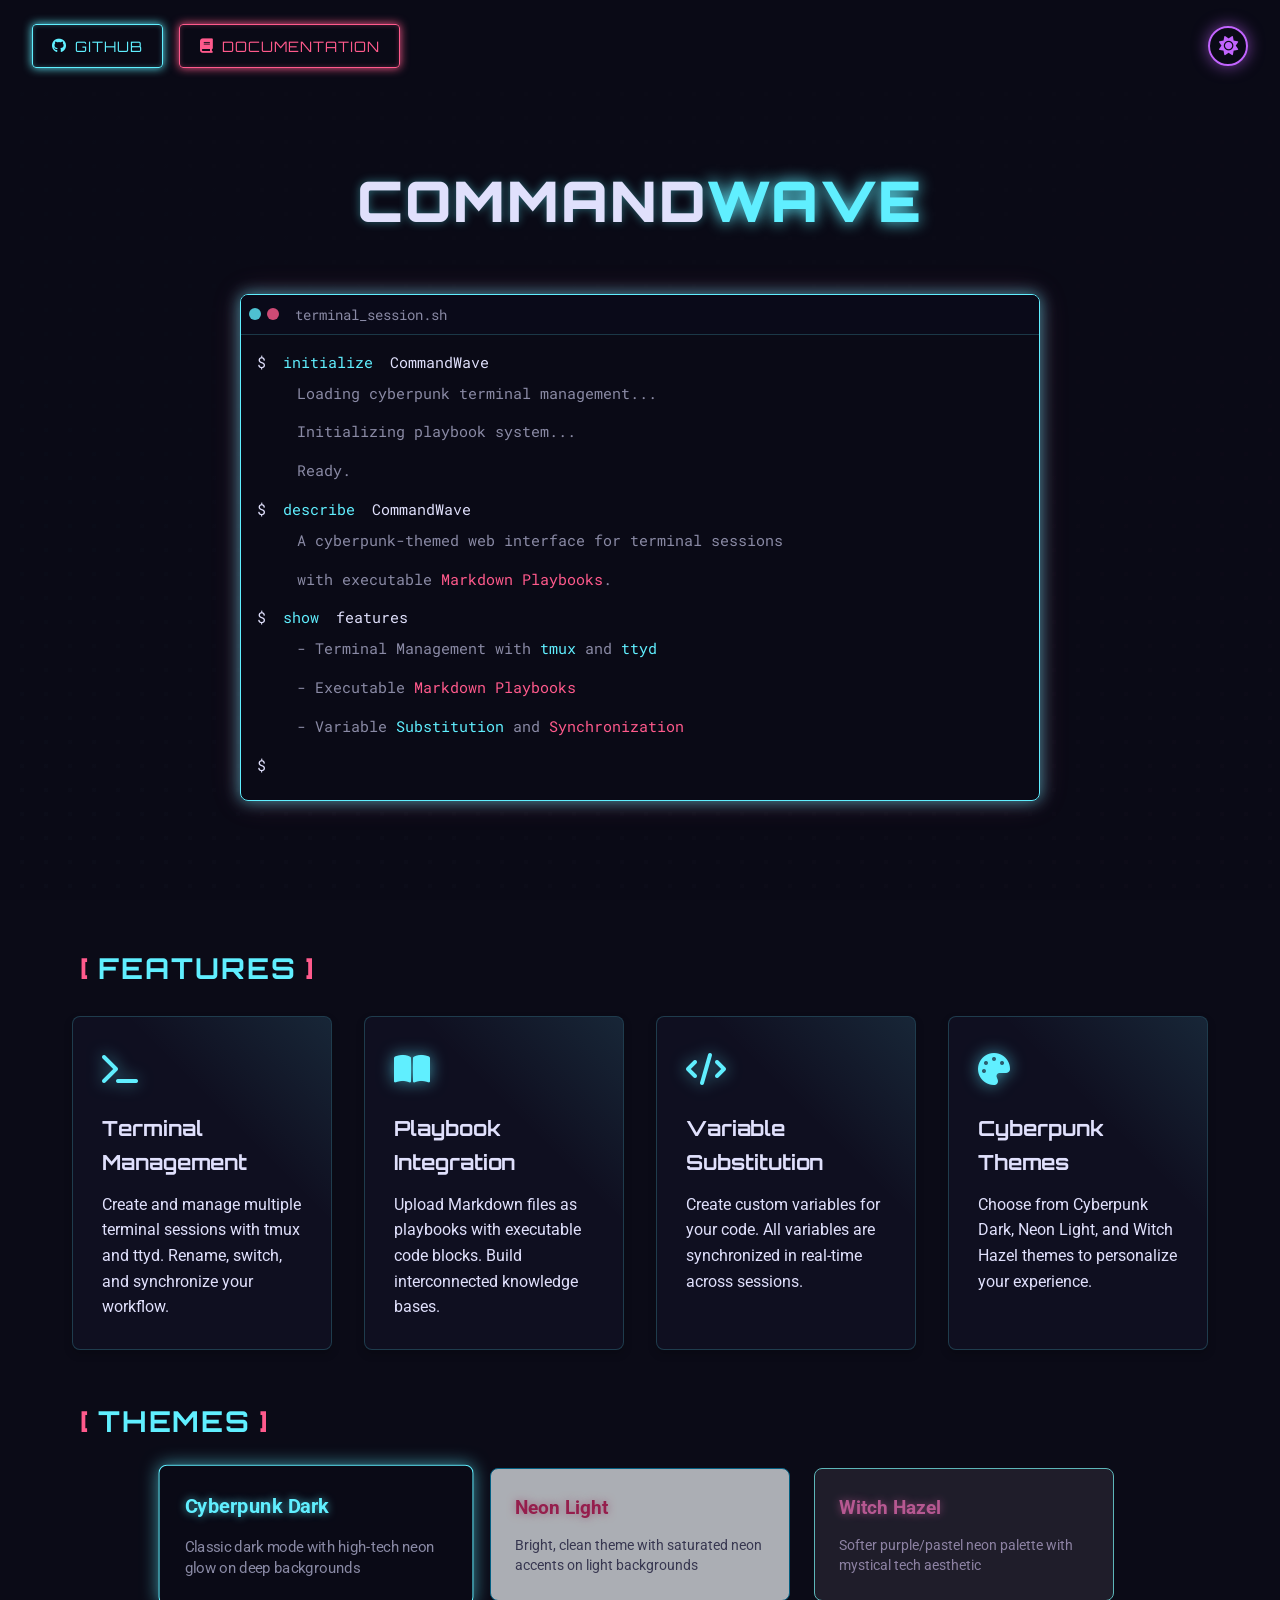
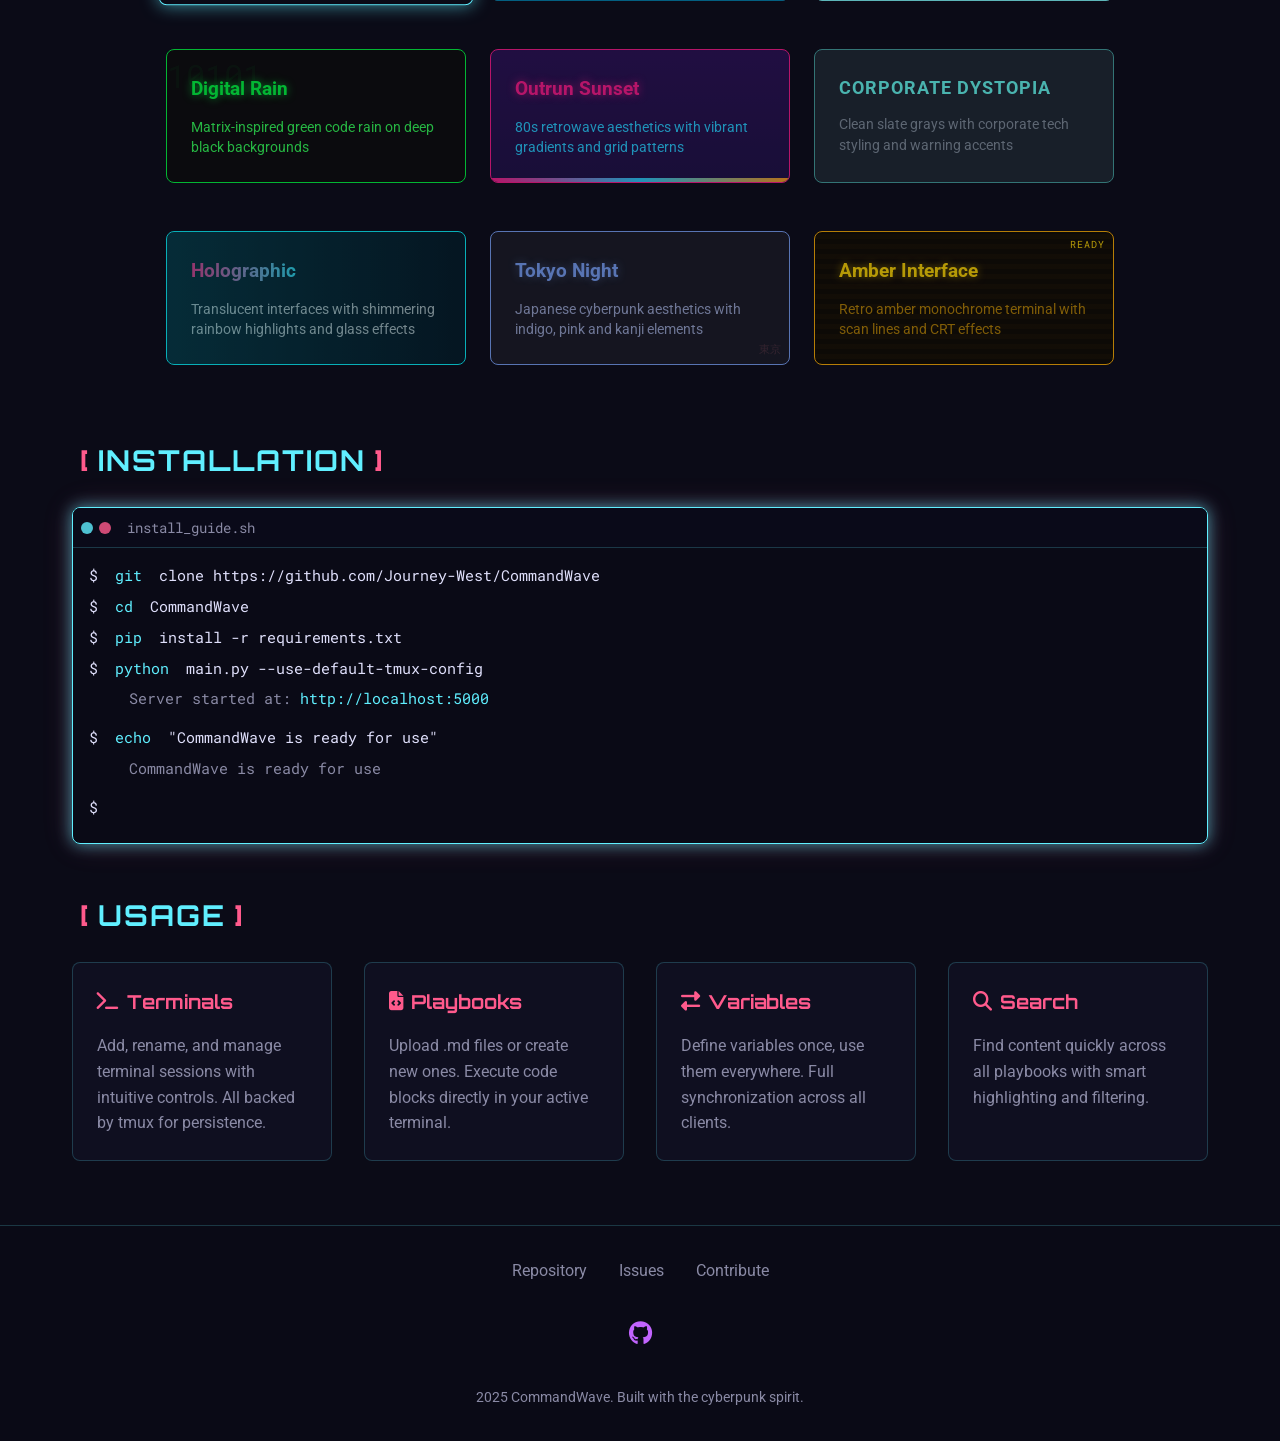
<file: docs/index.html>
<!DOCTYPE html>
<html lang="en">
<head>
    <meta charset="UTF-8">
    <meta name="viewport" content="width=device-width, initial-scale=1.0">
    <title>CommandWave - Terminal Management with Playbooks</title>
    <meta name="description" content="CommandWave - A cyberpunk-themed web interface for terminal sessions with executable Markdown playbooks, tmux/ttyd integration, and variable synchronization">
    <meta name="keywords" content="terminal management, tmux, ttyd, markdown playbooks, cyberpunk, terminal interface">
    <!-- Open Graph / Social Media -->
    <meta property="og:title" content="CommandWave - Terminal Management">
    <meta property="og:description" content="A cyberpunk-themed terminal management interface with executable Markdown playbooks">
    <meta property="og:type" content="website">
    <meta property="og:url" content="https://journey-west.github.io/CommandWave/">
    <link rel="icon" href="favicon.png" type="image/png">
    <link href="https://fonts.googleapis.com/css2?family=Orbitron:wght@400;500;700;900&family=Roboto+Mono:wght@300;400;600&family=Roboto:wght@300;400;700&display=swap" rel="stylesheet">
    <link rel="stylesheet" href="https://cdnjs.cloudflare.com/ajax/libs/font-awesome/6.4.0/css/all.min.css">
    <link rel="stylesheet" href="css/main.css">
    <!-- Theme Styles: Modular -->
    <link rel="stylesheet" href="css/themes/cyberpunk-dark.css">
    <link rel="stylesheet" href="css/themes/light.css">
    <link rel="stylesheet" href="css/themes/witchhazel.css">
    <link rel="stylesheet" href="css/themes/digital-rain.css">
    <link rel="stylesheet" href="css/themes/outrun-sunset.css">
    <link rel="stylesheet" href="css/themes/corporate-dystopia.css">
    <link rel="stylesheet" href="css/themes/holographic.css">
    <link rel="stylesheet" href="css/themes/tokyo-night.css">
    <link rel="stylesheet" href="css/themes/amber-interface.css">
    <link rel="stylesheet" href="css/components/terminal_demo.css">
</head>
<body>
    <div class="circuit-overlay"></div>
    
    <header class="header">
        <div class="nav-buttons">
            <a href="https://github.com/Journey-West/CommandWave" class="nav-button github">
                <i class="fab fa-github"></i> GitHub
            </a>
            <a href="https://github.com/Journey-West/CommandWave#installation" class="nav-button docs">
                <i class="fas fa-book"></i> Documentation
            </a>
        </div>
        
        <div class="theme-controls">
            <button class="theme-toggle" aria-label="Toggle theme">
                <i class="fas fa-moon"></i>
            </button>
        </div>
    </header>

    <main class="main-content">
        <section class="hero">
            <div class="hero-content">
                <div class="logo-container" style="text-align: center;">
                    <h1 class="logo">COMMAND<span>WAVE</span></h1>
                </div>
                <div class="terminal-window">
                    <div class="terminal-header">
                        <div class="terminal-buttons">
                            <span class="terminal-button"></span>
                            <span class="terminal-button"></span>
                    </div>
                        <div class="terminal-title">terminal_session.sh</div>
                    </div>
                    <div class="terminal-body">
                        <div class="line"><span class="prompt">$</span> <span class="cmd">initialize</span> <span class="arg">CommandWave</span></div>
                        <div class="line output">Loading cyberpunk terminal management...</div>
                        <div class="line output">Initializing playbook system...</div>
                        <div class="line output">Ready.</div>
                        <div class="line"><span class="prompt">$</span> <span class="cmd">describe</span> <span class="arg">CommandWave</span></div>
                        <div class="line output">A cyberpunk-themed web interface for terminal sessions</div>
                        <div class="line output">with executable <span class="highlight-pink">Markdown</span> <span class="highlight-pink">Playbooks</span>.</div>
                        <div class="line"><span class="prompt">$</span> <span class="cmd">show</span> <span class="arg">features</span></div>
                        <div class="line output">- Terminal Management with <span class="highlight-cyan">tmux</span> and <span class="highlight-cyan">ttyd</span></div>
                        <div class="line output">- Executable <span class="highlight-pink">Markdown</span> <span class="highlight-pink">Playbooks</span></div>
                        <div class="line output">- Variable <span class="highlight-cyan">Substitution</span> and <span class="highlight-pink">Synchronization</span></div>
                        <div class="line"><span class="prompt">$</span> <span class="blink">_</span></div>
                    </div>
                </div>
            </div>
        </section>

        <section class="features" id="features">
            <h2 class="section-title"><span class="bracket">[</span> FEATURES <span class="bracket">]</span></h2>
            <div class="feature-grid">
                <div class="feature-card">
                    <div class="feature-icon"><i class="fas fa-terminal"></i></div>
                    <h3 class="feature-title">Terminal Management</h3>
                    <p>Create and manage multiple terminal sessions with tmux and ttyd. Rename, switch, and synchronize your workflow.</p>
                </div>
                <div class="feature-card">
                    <div class="feature-icon"><i class="fas fa-book-open"></i></div>
                    <h3 class="feature-title">Playbook Integration</h3>
                    <p>Upload Markdown files as playbooks with executable code blocks. Build interconnected knowledge bases.</p>
                </div>
                <div class="feature-card">
                    <div class="feature-icon"><i class="fas fa-code"></i></div>
                    <h3 class="feature-title">Variable Substitution</h3>
                    <p>Create custom variables for your code. All variables are synchronized in real-time across sessions.</p>
                </div>
                <div class="feature-card">
                    <div class="feature-icon"><i class="fas fa-palette"></i></div>
                    <h3 class="feature-title">Cyberpunk Themes</h3>
                    <p>Choose from Cyberpunk Dark, Neon Light, and Witch Hazel themes to personalize your experience.</p>
                </div>
            </div>
        </section>

        <section class="themes" id="themes">
            <h2 class="section-title"><span class="bracket">[</span> THEMES <span class="bracket">]</span></h2>
            <div class="theme-switcher">
                <div class="theme-option dark active" data-theme="dark">
                    <div class="theme-preview">
                        <h3>Cyberpunk Dark</h3>
                        <p>Classic dark mode with high-tech neon glow on deep backgrounds</p>
                    </div>
                </div>
                <div class="theme-option light" data-theme="light">
                    <div class="theme-preview">
                        <h3>Neon Light</h3>
                        <p>Bright, clean theme with saturated neon accents on light backgrounds</p>
                    </div>
                </div>
                <div class="theme-option witchhazel" data-theme="witchhazel">
                    <div class="theme-preview">
                        <h3>Witch Hazel</h3>
                        <p>Softer purple/pastel neon palette with mystical tech aesthetic</p>
                    </div>
                </div>
                <div class="theme-option digital-rain" data-theme="digital-rain">
                    <div class="theme-preview">
                        <h3>Digital Rain</h3>
                        <p>Matrix-inspired green code rain on deep black backgrounds</p>
                    </div>
                </div>
                <div class="theme-option outrun-sunset" data-theme="outrun-sunset">
                    <div class="theme-preview">
                        <h3>Outrun Sunset</h3>
                        <p>80s retrowave aesthetics with vibrant gradients and grid patterns</p>
                    </div>
                </div>
                <div class="theme-option corporate-dystopia" data-theme="corporate-dystopia">
                    <div class="theme-preview">
                        <h3>Corporate Dystopia</h3>
                        <p>Clean slate grays with corporate tech styling and warning accents</p>
                    </div>
                </div>
                <div class="theme-option holographic" data-theme="holographic">
                    <div class="theme-preview">
                        <h3>Holographic</h3>
                        <p>Translucent interfaces with shimmering rainbow highlights and glass effects</p>
                    </div>
                </div>
                <div class="theme-option tokyo-night" data-theme="tokyo-night">
                    <div class="theme-preview">
                        <h3>Tokyo Night</h3>
                        <p>Japanese cyberpunk aesthetics with indigo, pink and kanji elements</p>
                    </div>
                </div>
                <div class="theme-option amber-interface" data-theme="amber-interface">
                    <div class="theme-preview">
                        <h3>Amber Interface</h3>
                        <p>Retro amber monochrome terminal with scan lines and CRT effects</p>
                    </div>
                </div>
            </div>
        </section>

        <section class="installation" id="installation">
            <h2 class="section-title"><span class="bracket">[</span> INSTALLATION <span class="bracket">]</span></h2>
            <div class="terminal-window installation-terminal">
                <div class="terminal-header">
                    <div class="terminal-buttons">
                        <span class="terminal-button"></span>
                        <span class="terminal-button"></span>
                </div>
                    <div class="terminal-title">install_guide.sh</div>
                </div>
                <div class="terminal-body">
                    <div class="line"><span class="prompt">$</span> <span class="cmd">git</span> <span class="arg">clone https://github.com/Journey-West/CommandWave</span></div>
                    <div class="line"><span class="prompt">$</span> <span class="cmd">cd</span> <span class="arg">CommandWave</span></div>
                    <div class="line"><span class="prompt">$</span> <span class="cmd">pip</span> <span class="arg">install -r requirements.txt</span></div>
                    <div class="line"><span class="prompt">$</span> <span class="cmd">python</span> <span class="arg">main.py --use-default-tmux-config</span></div>
                    <div class="line output">Server started at: <span class="highlight-cyan">http://localhost:5000</span></div>
                    <div class="line"><span class="prompt">$</span> <span class="cmd">echo</span> <span class="arg">"CommandWave is ready for use"</span></div>
                    <div class="line output">CommandWave is ready for use</div>
                    <div class="line"><span class="prompt">$</span> <span class="blink">_</span></div>
                </div>
            </div>
        </section>

        <section class="usage" id="usage">
            <h2 class="section-title"><span class="bracket">[</span> USAGE <span class="bracket">]</span></h2>
            <div class="usage-grid">
                <div class="usage-item">
                    <h3><i class="fas fa-terminal"></i> Terminals</h3>
                    <p>Add, rename, and manage terminal sessions with intuitive controls. All backed by tmux for persistence.</p>
                </div>
                <div class="usage-item">
                    <h3><i class="fas fa-file-code"></i> Playbooks</h3>
                    <p>Upload .md files or create new ones. Execute code blocks directly in your active terminal.</p>
                </div>
                <div class="usage-item">
                    <h3><i class="fas fa-exchange-alt"></i> Variables</h3>
                    <p>Define variables once, use them everywhere. Full synchronization across all clients.</p>
                </div>
                <div class="usage-item">
                    <h3><i class="fas fa-search"></i> Search</h3>
                    <p>Find content quickly across all playbooks with smart highlighting and filtering.</p>
                </div>
            </div>
        </section>
    </main>

    <footer class="footer">
        <div class="footer-content">
        <div class="footer-links">
                <a href="https://github.com/Journey-West/CommandWave" class="footer-link">Repository</a>
                <a href="https://github.com/Journey-West/CommandWave/issues" class="footer-link">Issues</a>
            <a href="https://github.com/Journey-West/CommandWave#contributing" class="footer-link">Contribute</a>
            </div>
            <div class="social-links">
                <a href="https://github.com/Journey-West" class="social-link"><i class="fab fa-github"></i></a>
            </div>
            <div class="copyright">
                <p> 2025 CommandWave. Built with the cyberpunk spirit.</p>
        </div>
        </div>
    </footer>

    <!-- Modular JS -->
    <script src="js/main.js"></script>
</body>
</html>
</file>
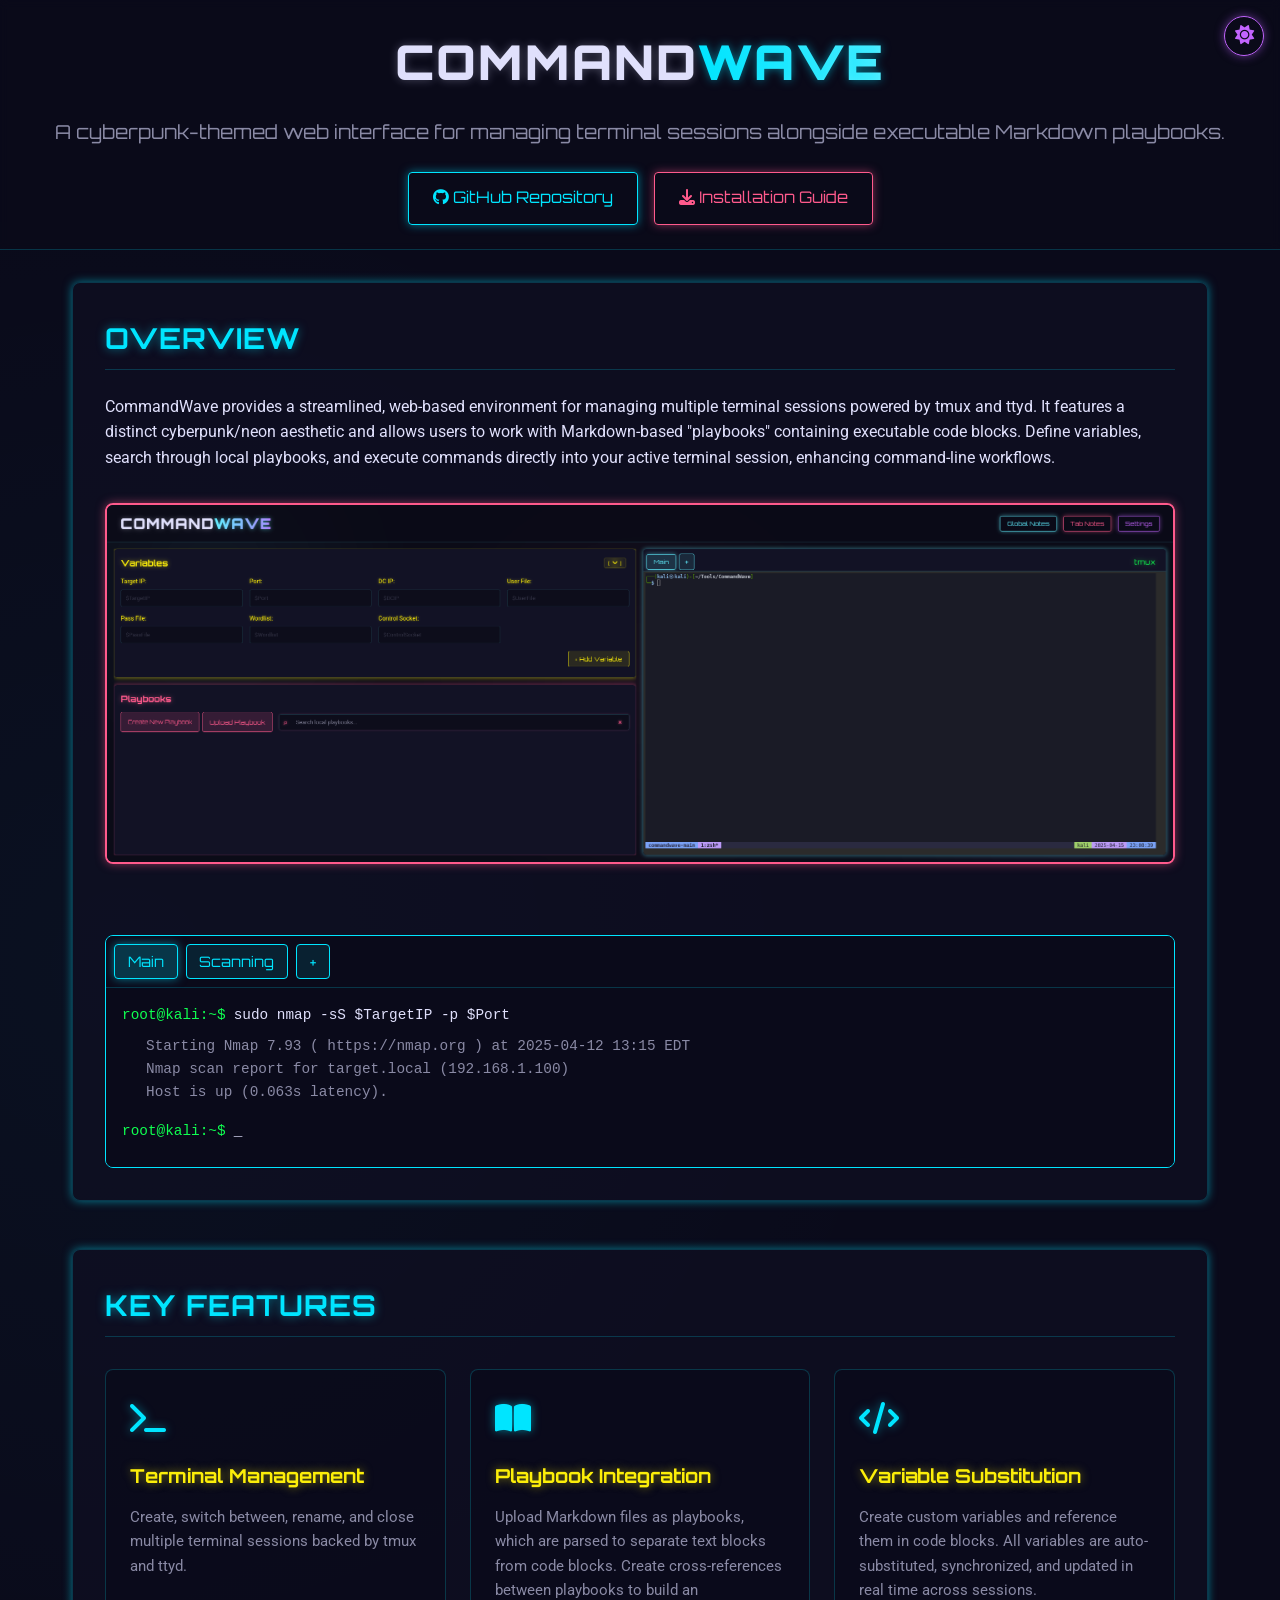
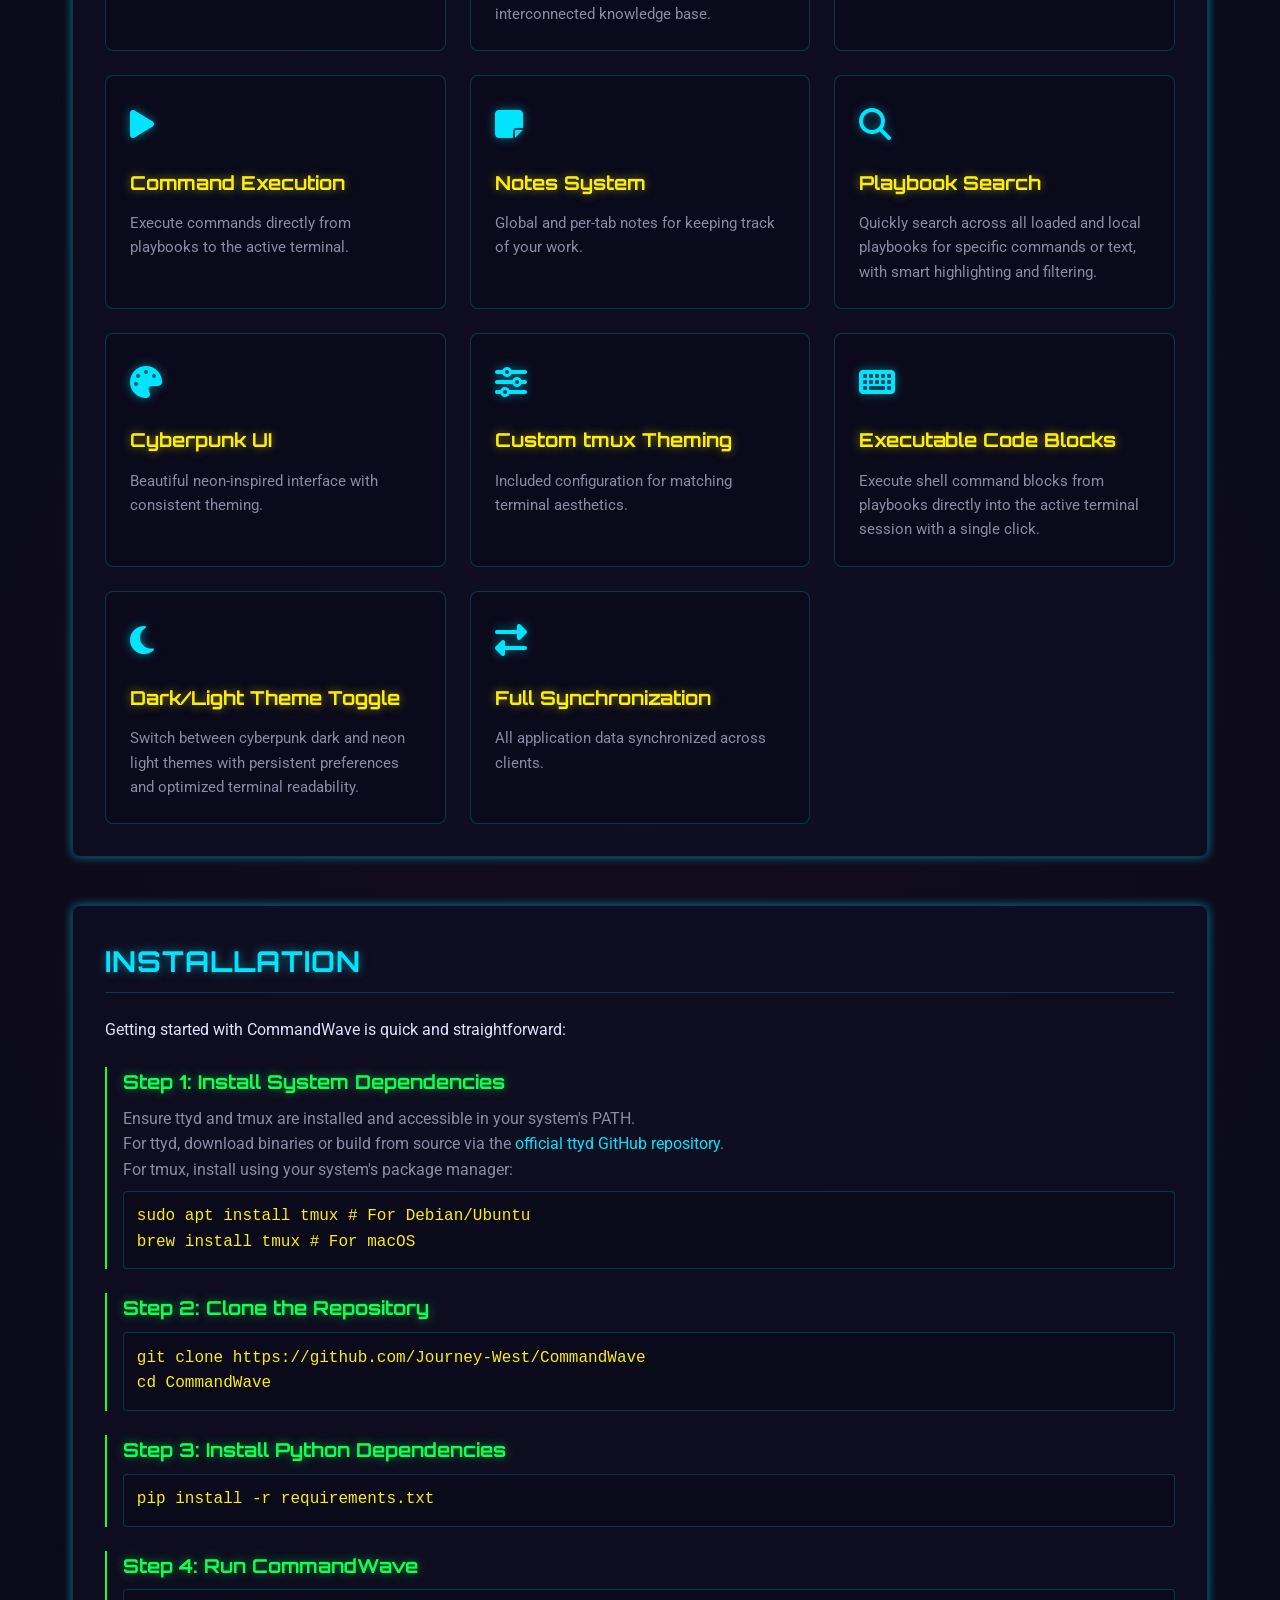
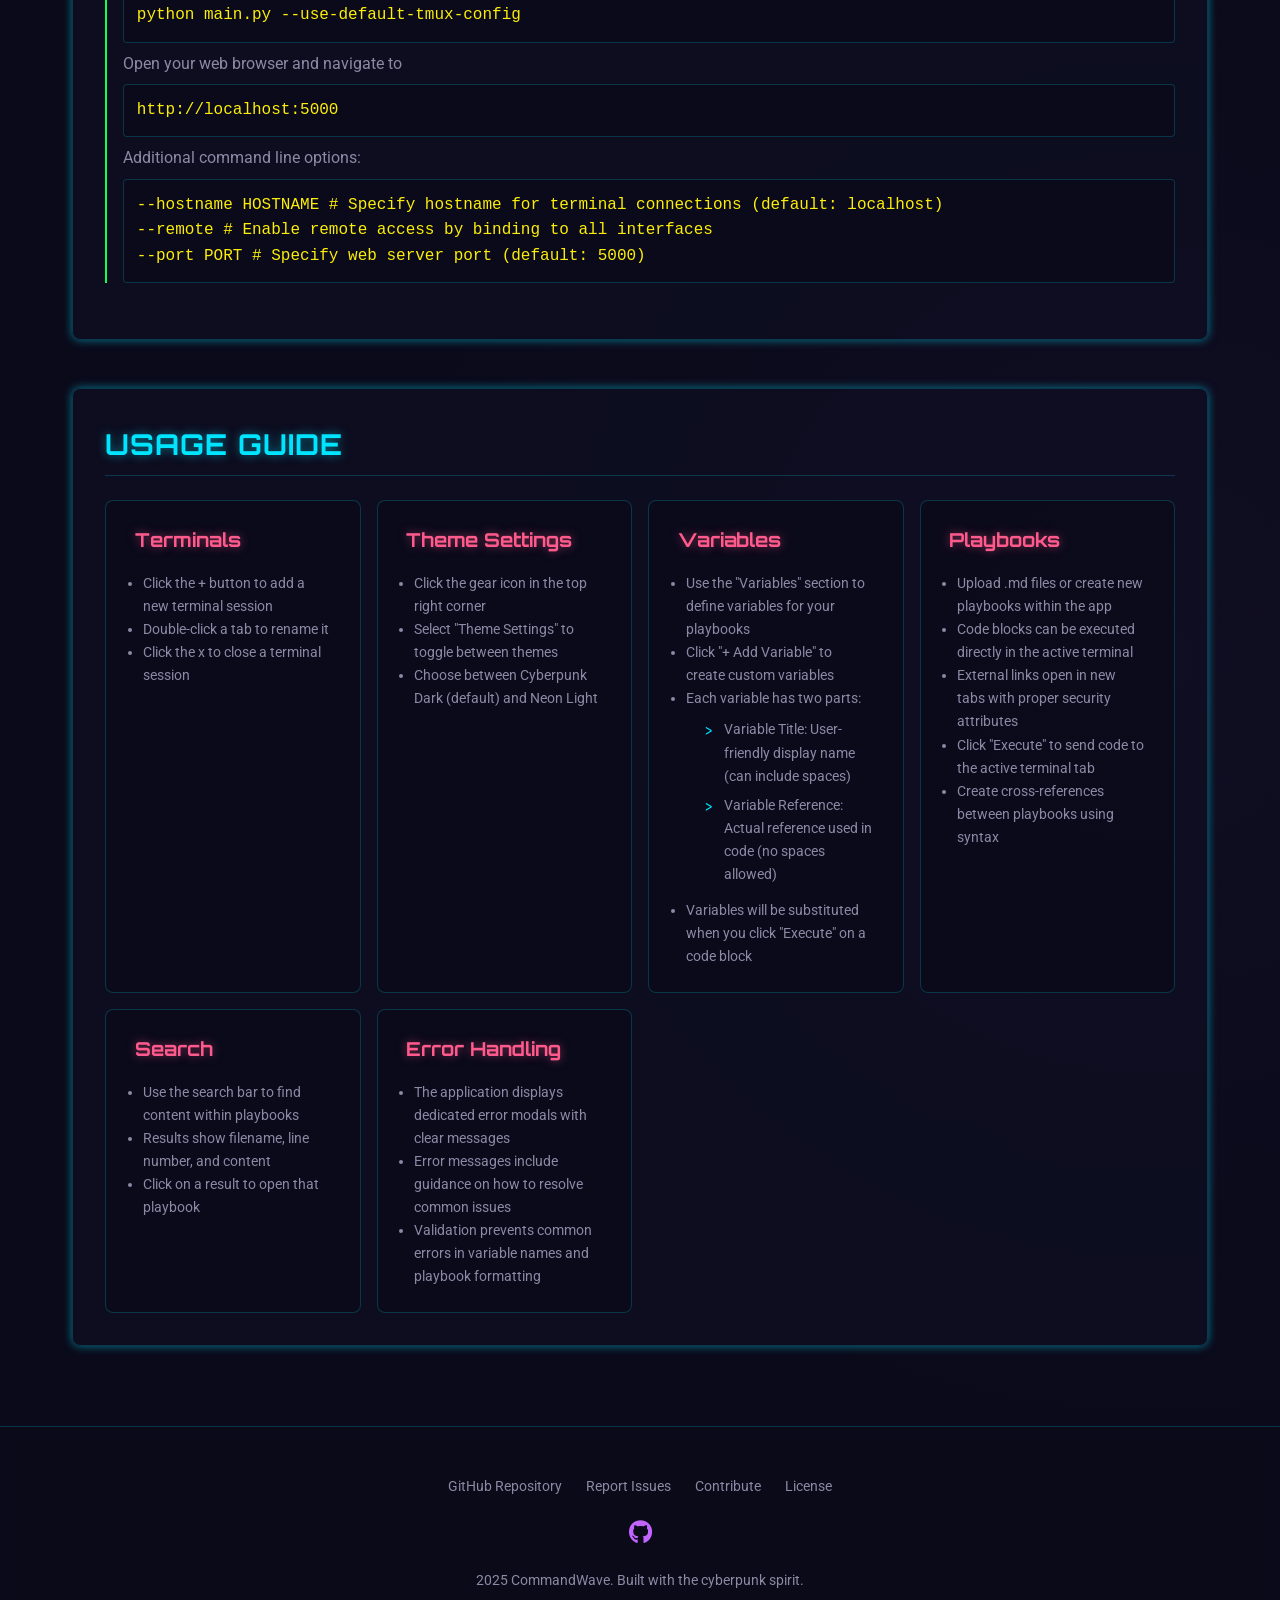
<file: CommandWave-OLD/docs/index.html>
<!DOCTYPE html>
<html lang="en">
<head>
    <meta charset="UTF-8">
    <meta name="viewport" content="width=device-width, initial-scale=1.0">
    <title>CommandWave - Terminal Management with Playbooks</title>
    <link href="https://fonts.googleapis.com/css2?family=Orbitron:wght@400;500;700;900&family=Roboto:wght@300;400;700&display=swap" rel="stylesheet">
    <link rel="stylesheet" href="https://cdnjs.cloudflare.com/ajax/libs/font-awesome/6.4.0/css/all.min.css">
    <style>
        /* CommandWave - Cyberpunk/Neon Aesthetic CSS */
        :root {
            /* Cyberpunk color palette - Updated to match the application */
            --background-dark: #0a0a1a;
            --background-medium: #0f0f23;
            --text-primary: #e0e0fc;
            --text-secondary: #8a8aa5;
            --neon-blue: #00e5ff;
            --neon-purple: #c264fe;
            --neon-pink: #ff5a8c;
            --neon-yellow: #fcee09;
            --neon-green: #0fff50;
            --accent: #ff5a8c;
            --border-light: rgba(0, 229, 255, 0.2);
            --shadow-blue: 0 0 10px rgba(0, 229, 255, 0.5);
            --shadow-pink: 0 0 10px rgba(255, 90, 140, 0.5);
            --shadow-purple: 0 0 10px rgba(194, 100, 254, 0.5);
            --shadow-yellow: 0 0 10px rgba(252, 238, 9, 0.5);
            --shadow-green: 0 0 10px rgba(15, 255, 80, 0.5);
        }

        /* Light Theme Variables - Neon White (matches app) */
        [data-theme="light"] {
            --background-dark: #fafdff;
            --background-medium: #eaf6ff;
            --text-primary: #23234a;
            --text-secondary: #3a3a6a;
            --border-light: #b2eaff;
            --neon-blue: #00e5ff;
            --neon-purple: #c264fe;
            --neon-pink: #ff5a8c;
            --neon-yellow: #fcee09;
            --neon-green: #0fff50;
            --accent: #00e5ff;
            --shadow-blue: 0 0 18px #00e5ff80;
            --shadow-purple: 0 0 18px #c264fe60;
            --shadow-pink: 0 0 18px #ff5a8c60;
            --shadow-yellow: 0 0 18px #fcee0960;
            --shadow-green: 0 0 18px #0fff5060;
        }

        [data-theme="light"] body {
            background-color: var(--background-dark);
            color: var(--text-primary);
            background-image:
                radial-gradient(circle at 10% 20%, #00e5ff22 0%, transparent 25%),
                radial-gradient(circle at 90% 80%, #c264fe22 0%, transparent 25%),
                radial-gradient(circle at 50% 50%, #ff5a8c22 0%, transparent 45%);
            animation: neon-bg 18s linear infinite alternate;
        }

        [data-theme="light"] .section {
            background: rgba(250,253,255,0.93);
            border: 1.5px solid var(--border-light);
            box-shadow: 0 0 24px var(--neon-blue);
            backdrop-filter: blur(6px);
            border-radius: 12px;
        }

        [data-theme="light"] .section-title {
            color: var(--neon-blue);
            text-shadow: 0 0 6px var(--neon-blue), 0 0 2px #fff;
            border-bottom: 1.5px solid var(--border-light);
            letter-spacing: 1.5px;
        }

        [data-theme="light"] .feature-card {
            background: rgba(255,255,255,0.92);
            border: 1.5px solid var(--border-light);
            box-shadow: 0 0 18px #00e5ff30;
            backdrop-filter: blur(3px);
            border-radius: 10px;
            transition: box-shadow 0.3s, transform 0.3s;
        }
        [data-theme="light"] .feature-card:hover {
            box-shadow: 0 0 32px var(--neon-blue), 0 0 8px #fff;
            transform: translateY(-5px) scale(1.03);
        }
        [data-theme="light"] .feature-title {
            color: #2a2a4a;
            text-shadow: 0 0 8px var(--neon-yellow), 0 0 2px #fff;
        }
        [data-theme="light"] .feature-desc {
            color: var(--text-secondary);
            font-weight: 500;
        }
        [data-theme="light"] .feature-icon {
            color: var(--neon-blue);
            text-shadow: 0 0 8px var(--neon-blue), 0 0 2px #fff;
        }
        [data-theme="light"] .feature-list li {
            color: var(--text-primary);
        }

        [data-theme="light"] .header-btn {
            background: rgba(250,253,255,0.97);
            border: 1.5px solid var(--neon-blue);
            color: var(--neon-blue);
            box-shadow: 0 0 10px var(--neon-blue);
            font-weight: 600;
            text-shadow: 0 0 4px var(--neon-blue), 0 0 1px #fff;
        }
        [data-theme="light"] .header-btn.pink {
            border-color: var(--neon-pink);
            color: var(--neon-pink);
            box-shadow: 0 0 10px var(--neon-pink);
            text-shadow: 0 0 4px var(--neon-pink), 0 0 1px #fff;
        }
        [data-theme="light"] .header-btn:hover {
            background: rgba(0,229,255,0.08);
            box-shadow: 0 0 18px var(--neon-blue), 0 0 8px #fff;
        }
        [data-theme="light"] .header-btn.pink:hover {
            background: rgba(255,90,140,0.08);
            box-shadow: 0 0 18px var(--neon-pink), 0 0 8px #fff;
        }

        [data-theme="light"] .theme-toggle {
            background: rgba(250,253,255,0.92);
            border: 1.5px solid var(--neon-purple);
            color: var(--neon-purple);
            box-shadow: 0 0 10px var(--neon-purple);
        }
        [data-theme="light"] .theme-toggle:hover {
            background: rgba(194,100,254,0.09);
            transform: translateY(-2px) scale(1.07);
        }

        [data-theme="light"] .screenshot {
            border: 2px solid var(--neon-pink);
            border-radius: 8px;
            max-width: 100%;
            height: auto;
            margin: 2rem 0;
            box-shadow: var(--shadow-pink);
            transition: box-shadow 0.3s, transform 0.35s;
            cursor: pointer;
            z-index: 1;
        }
        [data-theme="light"] .screenshot:hover {
            transform: scale(1.16) perspective(1000px) translateY(-12px) rotateX(2deg) rotateZ(-1deg);
            box-shadow: 0 0 64px 8px var(--neon-pink), 0 0 28px 2px var(--neon-blue), 0 0 6px #fff;
            z-index: 10;
        }
        [data-theme="light"] code {
            background: #eaf6ff;
            border: 1.5px solid var(--border-light);
            color: #23234a;
            font-weight: 600;
            border-radius: 4px;
            box-shadow: 0 0 8px var(--neon-yellow);
        }

        [data-theme="light"] .step {
            border-left: 2.5px solid var(--neon-green);
            background: rgba(250,253,255,0.97);
        }
        [data-theme="light"] .step-number {
            color: #2a2a4a;
            text-shadow: 0 0 8px var(--neon-green), 0 0 2px #fff;
        }
        [data-theme="light"] .highlight {
            color: var(--neon-blue);
            text-shadow: 0 0 8px var(--neon-blue), 0 0 2px #fff;
            font-weight: 600;
        }
        [data-theme="light"] .usage-grid {
            background: none;
        }
        [data-theme="light"] .usage-item {
            background: rgba(255,255,255,0.93);
            border: 1.5px solid var(--border-light);
            border-radius: 10px;
            box-shadow: 0 0 10px var(--neon-blue);
            color: var(--text-primary);
        }
        [data-theme="light"] .usage-title {
            color: var(--neon-pink);
            text-shadow: 0 0 8px var(--neon-pink), 0 0 2px #fff;
        }
        [data-theme="light"] .usage-desc {
            color: var(--text-secondary);
        }
        [data-theme="light"] .usage-desc ul li::before {
            color: var(--neon-blue);
        }
        [data-theme="light"] .footer-link {
            color: var(--neon-blue);
            text-shadow: 0 0 6px var(--neon-blue);
        }
        [data-theme="light"] .social-icon {
            color: var(--neon-purple);
            text-shadow: 0 0 6px var(--neon-purple);
        }
        [data-theme="light"] footer {
            background: rgba(234,246,255,0.97);
            border-top: 2px solid var(--border-light);
            box-shadow: 0 0 16px var(--neon-blue);
            color: var(--text-secondary);
        }

        /* --- Neon White Theme Enhancements --- */
        [data-theme="light"] .feature-card,
        [data-theme="light"] .usage-item,
        [data-theme="light"] .section {
            box-shadow: 0 0 32px 4px #00e5ff44, 0 0 8px #c264fe22, 0 0 1px #fff;
            border: 1.8px solid var(--border-light);
            position: relative;
        }
        [data-theme="light"] .feature-card:hover,
        [data-theme="light"] .usage-item:hover {
            box-shadow: 0 0 48px 8px #00e5ff88, 0 0 18px #ff5a8c44, 0 0 2px #fff;
            z-index: 2;
        }
        [data-theme="light"] .feature-title,
        [data-theme="light"] .section-title,
        [data-theme="light"] .usage-title {
            text-shadow: 0 0 12px var(--neon-blue), 0 0 6px #fff, 0 0 1px #00e5ff;
        }
        [data-theme="light"] .feature-icon,
        [data-theme="light"] .usage-title i {
            text-shadow: 0 0 16px var(--neon-blue), 0 0 4px #fff;
        }
        [data-theme="light"] .header-btn,
        [data-theme="light"] .footer-link {
            transition: box-shadow 0.3s, text-shadow 0.3s, filter 0.3s;
        }
        [data-theme="light"] .header-btn:hover,
        [data-theme="light"] .footer-link:hover {
            box-shadow: 0 0 24px var(--neon-blue), 0 0 8px #fff;
            text-shadow: 0 0 16px var(--neon-blue), 0 0 4px #fff;
            filter: brightness(1.2);
            animation: neon-pulse 1.5s infinite alternate;
        }
        [data-theme="light"] .header-btn.pink:hover {
            box-shadow: 0 0 24px var(--neon-pink), 0 0 8px #fff;
            text-shadow: 0 0 16px var(--neon-pink), 0 0 4px #fff;
        }
        @keyframes neon-pulse {
            0% { filter: brightness(1.1); }
            100% { filter: brightness(1.35) drop-shadow(0 0 12px var(--neon-blue)); }
        }
        [data-theme="light"] .step {
            border-left: 2.5px solid var(--neon-green);
            box-shadow: 0 0 10px 2px #0fff5040;
            background: rgba(250,253,255,0.97);
            margin-bottom: 1.2rem;
        }
        [data-theme="light"] .step-number {
            color: #2a2a4a;
            text-shadow: 0 0 8px var(--neon-green), 0 0 2px #fff, 0 0 4px #0fff50;
        }
        [data-theme="light"] .usage-item {
            box-shadow: 0 0 18px 2px #ff5a8c44, 0 0 6px #00e5ff44;
            border: 1.5px solid var(--border-light);
            background: rgba(255,255,255,0.97);
            margin-bottom: 1.2rem;
        }
        [data-theme="light"] .usage-title {
            color: var(--neon-pink);
            text-shadow: 0 0 10px var(--neon-pink), 0 0 2px #fff;
        }
        [data-theme="light"] .usage-desc {
            color: var(--text-secondary);
        }
        [data-theme="light"] .usage-desc ul li::before {
            color: var(--neon-blue);
        }
        [data-theme="light"] .footer {
            border-top: 2.5px solid var(--border-light);
            box-shadow: 0 0 20px 4px #00e5ff44;
            background: rgba(234,246,255,0.99);
        }
        [data-theme="light"] .social-icon {
            color: var(--neon-purple);
            text-shadow: 0 0 12px var(--neon-purple), 0 0 3px #fff;
        }
        [data-theme="light"] a {
            transition: text-shadow 0.3s, color 0.3s;
        }
        [data-theme="light"] a:hover {
            color: var(--neon-blue);
            text-shadow: 0 0 8px var(--neon-blue), 0 0 2px #fff;
            text-decoration: underline wavy var(--neon-blue);
        }
        [data-theme="light"] :focus {
            outline: 2.5px solid var(--neon-blue);
            box-shadow: 0 0 10px 2px var(--neon-blue);
        }
        [data-theme="light"] body {
            background-color: var(--background-dark);
            color: var(--text-primary);
            background-image:
                radial-gradient(circle at 10% 20%, #00e5ff22 0%, transparent 25%),
                radial-gradient(circle at 90% 80%, #c264fe22 0%, transparent 25%),
                radial-gradient(circle at 50% 50%, #ff5a8c22 0%, transparent 45%);
            animation: neon-bg 18s linear infinite alternate;
        }
        @keyframes neon-bg {
            0% { background-position: 0% 0%, 100% 100%, 50% 50%; }
            100% { background-position: 100% 100%, 0% 0%, 50% 60%; }
        }

        /* Witch Hazel Theme Variables */
        [data-theme="witchhazel"] {
            --background-dark: #282634;
            --background-medium: #332e41;
            --text-primary: #f8f8f2;
            --text-secondary: #c5b5e0;
            --neon-blue: #81ffff;
            --neon-purple: #b45bcf;
            --neon-pink: #ff79c6;
            --neon-yellow: #f4d554;
            --neon-green: #8bff80;
            --accent: #ff79c6;
            --border-light: rgba(129, 255, 255, 0.2);
            --shadow-blue: 0 0 10px rgba(129, 255, 255, 0.5);
            --shadow-pink: 0 0 10px rgba(255, 121, 198, 0.5);
            --shadow-purple: 0 0 10px rgba(180, 91, 207, 0.5);
            --shadow-yellow: 0 0 10px rgba(244, 213, 84, 0.5);
            --shadow-green: 0 0 10px rgba(139, 255, 128, 0.5);
        }
        
        /* Witch Hazel Theme Overrides */
        [data-theme="witchhazel"] body {
            background-color: var(--background-dark);
            color: var(--text-primary);
            background-image: 
                radial-gradient(circle at 10% 20%, rgba(180, 91, 207, 0.05) 0%, transparent 20%),
                radial-gradient(circle at 90% 80%, rgba(255, 121, 198, 0.05) 0%, transparent 20%),
                radial-gradient(circle at 50% 50%, rgba(129, 255, 255, 0.05) 0%, transparent 40%);
        }

        [data-theme="witchhazel"] header {
            background-color: rgba(40, 38, 52, 0.9);
            border-bottom: 1px solid rgba(180, 91, 207, 0.2);
        }

        [data-theme="witchhazel"] .section {
            background-color: rgba(51, 46, 65, 0.8);
            border: 1px solid rgba(180, 91, 207, 0.2);
        }

        [data-theme="witchhazel"] .section-title {
            color: #ff79c6;
            text-shadow: 0 0 5px rgba(255, 121, 198, 0.5);
        }

        [data-theme="witchhazel"] .header-btn {
            background-color: rgba(40, 38, 52, 0.8);
            border: 1px solid #81ffff;
            color: #81ffff;
            box-shadow: 0 0 10px rgba(129, 255, 255, 0.3);
        }

        [data-theme="witchhazel"] .header-btn:hover {
            background-color: rgba(129, 255, 255, 0.1);
            box-shadow: 0 0 10px rgba(129, 255, 255, 0.5);
        }

        [data-theme="witchhazel"] .header-btn.pink {
            border-color: #ff79c6;
            color: #ff79c6;
            box-shadow: 0 0 10px rgba(255, 121, 198, 0.3);
        }

        [data-theme="witchhazel"] .header-btn.pink:hover {
            background-color: rgba(255, 121, 198, 0.1);
            box-shadow: 0 0 10px rgba(255, 121, 198, 0.5);
        }

        [data-theme="witchhazel"] .feature-card {
            background: rgba(51, 46, 65, 0.82);
            border: 1.5px solid #a884ff77;
            box-shadow: 0 0 14px 2px #a884ff33, 0 0 4px #fff1;
            border-radius: 11px;
            transition: box-shadow 0.25s, transform 0.25s;
            position: relative;
            z-index: 1;
        }

        [data-theme="witchhazel"] .feature-card:hover {
            box-shadow: 0 0 24px 4px #a884ff66, 0 0 8px #fff2;
            transform: scale(1.025) translateY(-2px);
            z-index: 2;
        }

        [data-theme="witchhazel"] .feature-title {
            color: #e9e4ff;
            text-shadow: 0 0 6px #a884ff99, 0 0 2px #fff;
        }

        [data-theme="witchhazel"] .feature-icon {
            color: #a884ff;
            text-shadow: 0 0 8px #e9baff77, 0 0 2px #fff;
        }

        [data-theme="witchhazel"] .step-number {
            color: #8bff80;
            text-shadow: 0 0 5px rgba(139, 255, 128, 0.5);
        }

        [data-theme="witchhazel"] code {
            background-color: #2a2440;
            border: 1px solid rgba(180, 91, 207, 0.2);
            color: #f8f8f2;
        }

        [data-theme="witchhazel"] .highlight {
            color: #81ffff;
            text-shadow: 0 0 5px rgba(129, 255, 255, 0.5);
        }

        [data-theme="witchhazel"] .usage-title {
            color: #e9e4ff;
            text-shadow: 0 0 6px #a884ff99, 0 0 2px #fff;
        }

        [data-theme="witchhazel"] footer {
            background-color: rgba(40, 38, 52, 0.8);
            border-top: 1px solid rgba(180, 91, 207, 0.2);
        }

        [data-theme="witchhazel"] .footer-link {
            color: #81ffff;
        }

        [data-theme="witchhazel"] .social-icon {
            color: #b45bcf;
        }

        * {
            margin: 0;
            padding: 0;
            box-sizing: border-box;
        }

        body {
            font-family: 'Roboto', sans-serif;
            background-color: var(--background-dark);
            color: var(--text-primary);
            line-height: 1.6;
            background-image: 
                radial-gradient(circle at 10% 20%, rgba(0, 229, 255, 0.03) 0%, transparent 20%),
                radial-gradient(circle at 90% 80%, rgba(194, 100, 254, 0.03) 0%, transparent 20%),
                radial-gradient(circle at 50% 50%, rgba(255, 90, 140, 0.03) 0%, transparent 40%);
            min-height: 100vh;
        }

        header {
            padding: 1.5rem 0;
            text-align: center;
            border-bottom: 1px solid var(--border-light);
            background-color: rgba(10, 10, 26, 0.9);
            backdrop-filter: blur(5px);
            position: relative;
        }

        [data-theme="light"] header {
            background: linear-gradient(180deg, #fafdff 80%, #eaf6ff 100%);
            border-bottom: 2.5px solid var(--border-light);
            box-shadow: 0 2px 24px 0 #00e5ff33;
            padding: 2.2rem 0 1.5rem 0;
        }

        .main-title {
            font-family: 'Orbitron', sans-serif;
            font-weight: 900;
            font-size: 3rem;
            text-transform: uppercase;
            letter-spacing: 2px;
            color: var(--text-primary);
            text-shadow: 0 0 10px rgba(224, 224, 252, 0.3);
            margin-bottom: 1rem;
        }

        [data-theme="light"] .main-title {
            color: #0a2a3a;
            background: none;
            text-shadow: 0 2px 12px #00e5ff, 0 0 2px #fff, 0 0 0 #000;
        }

        .wave-text {
            background: linear-gradient(90deg, var(--neon-blue), #60efff);
            -webkit-background-clip: text;
            background-clip: text;
            color: transparent;
            text-shadow: var(--shadow-blue);
        }

        [data-theme="light"] .wave-text {
            color: #00e5ff;
            background: none;
            text-shadow: 0 2px 18px #00e5ff, 0 0 2px #fff, 0 0 0 #000;
            font-weight: 900;
        }

        .tagline {
            font-family: 'Orbitron', sans-serif;
            font-size: 1.2rem;
            color: var(--text-secondary);
            margin-bottom: 1.5rem;
        }

        [data-theme="light"] .tagline {
            color: #3a3a6a;
            text-shadow: 0 0 6px #00e5ff33;
        }

        .header-buttons {
            display: flex;
            justify-content: center;
            gap: 1rem;
            margin-top: 1.5rem;
        }

        .header-btn {
            background-color: rgba(10, 10, 26, 0.8);
            border: 1px solid var(--neon-blue);
            color: var(--neon-blue);
            padding: 0.8rem 1.5rem;
            border-radius: 4px;
            cursor: pointer;
            font-family: 'Orbitron', sans-serif;
            font-size: 1rem;
            transition: all 0.3s ease;
            box-shadow: var(--shadow-blue);
            text-decoration: none;
            display: inline-block;
        }

        [data-theme="light"] .header-btn {
            background: #fafdff;
            border: 2px solid var(--neon-blue);
            color: var(--neon-blue);
            box-shadow: 0 0 12px var(--neon-blue);
            font-weight: 700;
            text-shadow: 0 0 6px var(--neon-blue), 0 0 1px #fff;
            margin: 0 0.5rem;
        }

        .header-btn:hover {
            background-color: rgba(0, 229, 255, 0.1);
            box-shadow: var(--shadow-blue);
            transform: translateY(-2px);
        }

        .header-btn.pink {
            border-color: var(--neon-pink);
            color: var(--neon-pink);
            box-shadow: var(--shadow-pink);
        }

        .header-btn.pink:hover {
            background-color: rgba(255, 90, 140, 0.1);
            box-shadow: var(--shadow-pink);
        }

        [data-theme="light"] .header-btn.pink {
            border-color: var(--neon-pink);
            color: var(--neon-pink);
            box-shadow: 0 0 12px var(--neon-pink);
            text-shadow: 0 0 8px var(--neon-pink), 0 0 1px #fff;
        }

        .container {
            max-width: 1200px;
            margin: 0 auto;
            padding: 2rem;
        }

        .section {
            margin-bottom: 3rem;
            border: 1px solid var(--border-light);
            border-radius: 8px;
            background-color: rgba(15, 15, 35, 0.6);
            padding: 2rem;
            box-shadow: var(--shadow-blue);
        }

        .section-title {
            font-family: 'Orbitron', sans-serif;
            color: var(--neon-blue);
            font-size: 1.8rem;
            margin-bottom: 1.5rem;
            text-transform: uppercase;
            text-shadow: var(--shadow-blue);
            letter-spacing: 1px;
            border-bottom: 1px solid var(--border-light);
            padding-bottom: 0.5rem;
        }

        .features {
            display: grid;
            grid-template-columns: repeat(auto-fill, minmax(300px, 1fr));
            gap: 1.5rem;
            margin-top: 2rem;
        }

        .feature-card {
            border: 1px solid var(--border-light);
            border-radius: 8px;
            padding: 1.5rem;
            background-color: rgba(10, 10, 26, 0.7);
            transition: all 0.3s ease;
            height: 100%;
        }

        .feature-card:hover {
            transform: translateY(-5px);
            box-shadow: var(--shadow-blue);
        }

        .feature-icon {
            font-size: 2rem;
            margin-bottom: 1rem;
            color: var(--neon-blue);
            text-shadow: var(--shadow-blue);
        }

        .feature-title {
            font-family: 'Orbitron', sans-serif;
            color: var(--neon-yellow);
            font-size: 1.2rem;
            margin-bottom: 0.8rem;
            text-shadow: var(--shadow-yellow);
        }

        .feature-desc {
            color: var(--text-secondary);
            font-size: 0.95rem;
        }

        .screenshot {
            border: 2px solid var(--neon-pink);
            border-radius: 8px;
            max-width: 100%;
            height: auto;
            margin: 2rem 0;
            box-shadow: var(--shadow-pink);
            transition: box-shadow 0.3s, transform 0.35s cubic-bezier(.19,1,.22,1), z-index 0.3s;
            cursor: pointer;
            z-index: 1;
        }
        .screenshot:hover {
            transform: scale(1.16) perspective(1000px) translateY(-12px) rotateX(2deg) rotateZ(-1deg);
            box-shadow: 0 0 64px 8px var(--neon-pink), 0 0 28px 2px var(--neon-blue), 0 0 6px #fff;
            z-index: 10;
        }

        .install-steps {
            margin-top: 1.5rem;
        }

        .step {
            margin-bottom: 1.5rem;
            padding-left: 1rem;
            border-left: 2px solid var(--neon-green);
        }

        .step-number {
            font-family: 'Orbitron', sans-serif;
            color: var(--neon-green);
            font-size: 1.2rem;
            margin-bottom: 0.5rem;
            text-shadow: var(--shadow-green);
        }

        .step-desc {
            color: var(--text-secondary);
        }

        code {
            font-family: 'Roboto Mono', monospace;
            padding: 0.8rem;
            margin: 0.5rem 0;
            background-color: rgba(10, 10, 26, 0.8);
            border: 1px solid var(--border-light);
            border-radius: 4px;
            color: var(--neon-yellow);
            display: block;
            overflow-x: auto;
        }

        .usage-grid {
            display: grid;
            grid-template-columns: repeat(auto-fill, minmax(250px, 1fr));
            gap: 1rem;
            margin-top: 1.5rem;
        }

        .usage-item {
            background-color: rgba(10, 10, 26, 0.7);
            border: 1px solid rgba(0, 229, 255, 0.2);
            border-radius: 8px;
            padding: 1.5rem 1.8rem;
            flex: 1;
            min-width: 250px;
        }

        .usage-title {
            font-family: 'Orbitron', sans-serif;
            color: var(--neon-pink);
            font-size: 1.2rem;
            margin-bottom: 1rem;
            text-shadow: var(--shadow-pink);
        }

        .usage-desc {
            color: var(--text-secondary);
            font-size: 0.9rem;
            margin-left: 0.5rem;
        }

        .usage-desc ul {
            padding-left: 1.2rem;
            list-style-type: none;
        }

        .usage-desc ul li {
            margin-bottom: 0.8rem;
            padding-left: 1.2rem;
            position: relative;
        }

        .usage-desc ul li::before {
            content: ">";
            position: absolute;
            left: 0;
            color: var(--neon-blue);
            font-family: 'Orbitron', sans-serif;
        }

        footer {
            text-align: center;
            padding: 2rem 0;
            border-top: 1px solid var(--border-light);
            background-color: rgba(10, 10, 26, 0.9);
            backdrop-filter: blur(5px);
        }

        .footer-links {
            display: flex;
            justify-content: center;
            gap: 1.5rem;
            margin: 1rem 0;
        }

        .footer-link {
            color: var(--text-secondary);
            text-decoration: none;
            transition: all 0.3s ease;
            font-size: 0.9rem;
        }

        .footer-link:hover {
            color: var(--neon-blue);
            text-shadow: var(--shadow-blue);
        }

        .copyright {
            color: var(--text-secondary);
            font-size: 0.9rem;
            margin-top: 1rem;
        }

        .social-icon {
            margin: 0 0.5rem;
            font-size: 1.5rem;
            color: var(--neon-purple);
            transition: all 0.3s ease;
        }

        .social-icon:hover {
            color: var(--neon-pink);
            transform: translateY(-3px);
            text-shadow: var(--shadow-pink);
        }

        /* Add a terminal-like section to better match the application */
        .demo-terminal {
            margin-top: 2rem;
            border: 1px solid var(--neon-blue);
            border-radius: 8px;
            overflow: hidden;
        }

        .terminal-header {
            display: flex;
            background-color: rgba(10, 10, 26, 0.9);
            padding: 0.5rem;
            border-bottom: 1px solid var(--border-light);
        }

        .terminal-tab {
            background-color: rgba(0, 229, 255, 0.1);
            color: var(--neon-blue);
            border: 1px solid var(--neon-blue);
            border-radius: 4px;
            padding: 0.3rem 0.8rem;
            margin-right: 0.5rem;
            font-family: 'Orbitron', sans-serif;
            font-size: 0.9rem;
        }

        .terminal-tab.active {
            background-color: rgba(0, 229, 255, 0.2);
            box-shadow: var(--shadow-blue);
        }

        .terminal-content {
            background-color: rgba(10, 10, 26, 0.95);
            padding: 1rem;
            min-height: 150px;
            color: var(--text-primary);
            font-family: 'Roboto Mono', monospace;
            font-size: 0.9rem;
        }

        .command-line {
            display: flex;
            margin-bottom: 0.5rem;
        }

        .prompt {
            color: var(--neon-green);
            margin-right: 0.5rem;
        }

        .command {
            color: var(--text-primary);
        }

        .output {
            color: var(--text-secondary);
            margin-left: 1.5rem;
            margin-bottom: 1rem;
        }

        /* Theme toggle button */
        .theme-toggle {
            position: absolute;
            top: 1rem;
            right: 1rem;
            background-color: rgba(10, 10, 26, 0.8);
            border: 1px solid var(--neon-purple);
            color: var(--neon-purple);
            padding: 0.5rem;
            border-radius: 50%;
            cursor: pointer;
            width: 40px;
            height: 40px;
            display: flex;
            align-items: center;
            justify-content: center;
            font-size: 1.2rem;
            transition: all 0.3s ease;
            box-shadow: var(--shadow-purple);
        }

        [data-theme="light"] .theme-toggle {
            background: #fafdff;
            border: 2px solid var(--neon-purple);
            color: var(--neon-purple);
            box-shadow: 0 0 10px var(--neon-purple);
        }

        .theme-toggle:hover {
            background-color: rgba(194, 100, 254, 0.1);
            transform: translateY(-2px);
        }

        [data-theme="light"] .theme-toggle:hover {
            background: #eaf6ff;
        }

        @media (max-width: 768px) {
            .container {
                padding: 1rem;
            }
            
            .features {
                grid-template-columns: 1fr;
            }
            
            .header-buttons {
                flex-direction: column;
                align-items: center;
            }
            
            .main-title {
                font-size: 2.2rem;
            }
        }

        [data-theme="witchhazel"] .usage-item {
            background: rgba(51, 46, 65, 0.82);
            border: 1.5px solid #a884ff77;
            box-shadow: 0 0 14px 2px #a884ff33, 0 0 4px #fff1;
            border-radius: 11px;
            margin-bottom: 1.2rem;
            padding: 1.1rem 1.2rem;
            transition: box-shadow 0.25s, transform 0.25s;
            color: #e6dbf7;
        }
        [data-theme="witchhazel"] .usage-item:hover {
            box-shadow: 0 0 24px 4px #a884ff66, 0 0 8px #fff2;
            transform: scale(1.025) translateY(-2px);
        }
        [data-theme="witchhazel"] .usage-title {
            color: #e9e4ff;
            text-shadow: 0 0 6px #a884ff99, 0 0 2px #fff;
            font-weight: 700;
        }
        [data-theme="witchhazel"] .usage-title i {
            color: #a884ff;
            text-shadow: 0 0 8px #e9baff77, 0 0 2px #fff;
        }
        [data-theme="witchhazel"] .usage-desc {
            color: #c8bce0;
        }
    </style>
</head>
<body>
    <header>
        <h1 class="main-title">Command<span class="wave-text">Wave</span></h1>
        <p class="tagline">A cyberpunk-themed web interface for managing terminal sessions alongside executable Markdown playbooks.</p>
        <div class="header-buttons">
            <a href="https://github.com/Journey-West/CommandWave" class="header-btn">
                <i class="fab fa-github"></i> GitHub Repository
            </a>
            <a href="https://github.com/Journey-West/CommandWave#installation" class="header-btn pink">
                <i class="fas fa-download"></i> Installation Guide
            </a>
        </div>
        <button class="theme-toggle"><i class="fas fa-moon"></i></button>
    </header>

    <div class="container">
        <section class="section">
            <h2 class="section-title">Overview</h2>
            <p>CommandWave provides a streamlined, web-based environment for managing multiple terminal sessions powered by <span class="highlight">tmux</span> and <span class="highlight">ttyd</span>. It features a distinct cyberpunk/neon aesthetic and allows users to work with Markdown-based "playbooks" containing executable code blocks. Define variables, search through local playbooks, and execute commands directly into your active terminal session, enhancing command-line workflows.</p>
            <img src="images/screenshot.png" alt="CommandWave Screenshot" class="screenshot">
            <!-- Add a terminal demo to better match the application's look -->
            <div class="demo-terminal">
                <div class="terminal-header">
                    <div class="terminal-tab active">Main</div>
                    <div class="terminal-tab">Scanning</div>
                    <div class="terminal-tab">+</div>
                </div>
                <div class="terminal-content">
                    <div class="command-line">
                        <span class="prompt">root@kali:~$</span>
                        <span class="command">sudo nmap -sS $TargetIP -p $Port</span>
                    </div>
                    <div class="output">
                        Starting Nmap 7.93 ( https://nmap.org ) at 2025-04-12 13:15 EDT<br>
                        Nmap scan report for target.local (192.168.1.100)<br>
                        Host is up (0.063s latency).
                    </div>
                    <div class="command-line">
                        <span class="prompt">root@kali:~$</span>
                        <span class="command">_</span>
                    </div>
                </div>
            </div>
        </section>

        <section class="section">
            <h2 class="section-title">Key Features</h2>
            <div class="features">
                <div class="feature-card">
                    <div class="feature-icon"><i class="fas fa-terminal"></i></div>
                    <h3 class="feature-title">Terminal Management</h3>
                    <p class="feature-desc">Create, switch between, rename, and close multiple terminal sessions backed by tmux and ttyd.</p>
                </div>
                <div class="feature-card">
                    <div class="feature-icon"><i class="fas fa-book-open"></i></div>
                    <h3 class="feature-title">Playbook Integration</h3>
                    <p class="feature-desc">
                        Upload Markdown files as playbooks, which are parsed to separate text blocks from code blocks.
                        Create cross-references between playbooks to build an interconnected knowledge base.
                    </p>
                </div>
                <div class="feature-card">
                    <div class="feature-icon"><i class="fas fa-code"></i></div>
                    <h3 class="feature-title">Variable Substitution</h3>
                    <p class="feature-desc">Create custom variables and reference them in code blocks. All variables are auto-substituted, synchronized, and updated in real time across sessions.</p>
                </div>
                <div class="feature-card">
                    <div class="feature-icon"><i class="fas fa-play"></i></div>
                    <h3 class="feature-title">Command Execution</h3>
                    <p class="feature-desc">Execute commands directly from playbooks to the active terminal.</p>
                </div>
                <div class="feature-card">
                    <div class="feature-icon"><i class="fas fa-sticky-note"></i></div>
                    <h3 class="feature-title">Notes System</h3>
                    <p class="feature-desc">Global and per-tab notes for keeping track of your work.</p>
                </div>
                <div class="feature-card">
                    <div class="feature-icon"><i class="fas fa-search"></i></div>
                    <h3 class="feature-title">Playbook Search</h3>
                    <p class="feature-desc">Quickly search across all loaded and local playbooks for specific commands or text, with smart highlighting and filtering.</p>
                </div>
                <div class="feature-card">
                    <div class="feature-icon"><i class="fas fa-palette"></i></div>
                    <h3 class="feature-title">Cyberpunk UI</h3>
                    <p class="feature-desc">Beautiful neon-inspired interface with consistent theming.</p>
                </div>
                <div class="feature-card">
                    <div class="feature-icon"><i class="fas fa-sliders-h"></i></div>
                    <h3 class="feature-title">Custom tmux Theming</h3>
                    <p class="feature-desc">Included configuration for matching terminal aesthetics.</p>
                </div>
                <div class="feature-card">
                    <div class="feature-icon"><i class="fas fa-keyboard"></i></div>
                    <h3 class="feature-title">Executable Code Blocks</h3>
                    <p class="feature-desc">Execute shell command blocks from playbooks directly into the active terminal session with a single click.</p>
                </div>
                <div class="feature-card">
                    <div class="feature-icon"><i class="fas fa-moon"></i></div>
                    <h3 class="feature-title">Dark/Light Theme Toggle</h3>
                    <p class="feature-desc">Switch between cyberpunk dark and neon light themes with persistent preferences and optimized terminal readability.</p>
                </div>
                <div class="feature-card">
                    <div class="feature-icon"><i class="fas fa-exchange-alt"></i></div>
                    <h3 class="feature-title">Full Synchronization</h3>
                    <p class="feature-desc">All application data synchronized across clients.</p>
                </div>
            </div>
        </section>

        <section class="section">
            <h2 class="section-title">Installation</h2>
            <p>Getting started with CommandWave is quick and straightforward:</p>
            <div class="install-steps">
                <div class="step">
                    <h3 class="step-number">Step 1: Install System Dependencies</h3>
                    <p class="step-desc">Ensure <span class="highlight">ttyd</span> and <span class="highlight">tmux</span> are installed and accessible in your system's PATH.</p>
                    <p class="step-desc">For <span class="highlight">ttyd</span>, download binaries or build from source via the <a href="https://github.com/tsl0922/ttyd" style="color: var(--neon-blue); text-decoration: none;">official ttyd GitHub repository</a>.</p>
                    <p class="step-desc">For <span class="highlight">tmux</span>, install using your system's package manager:</p>
                    <code>sudo apt install tmux   # For Debian/Ubuntu<br>brew install tmux       # For macOS</code>
                </div>
                <div class="step">
                    <h3 class="step-number">Step 2: Clone the Repository</h3>
                    <code>git clone https://github.com/Journey-West/CommandWave<br>cd CommandWave</code>
                </div>
                <div class="step">
                    <h3 class="step-number">Step 3: Install Python Dependencies</h3>
                    <code>pip install -r requirements.txt</code>
                </div>
                <div class="step">
                    <h3 class="step-number">Step 4: Run CommandWave</h3>
                    <code>python main.py --use-default-tmux-config</code>
                    <p class="step-desc">Open your web browser and navigate to <code>http://localhost:5000</code></p>
                    <p class="step-desc">Additional command line options:</p>
                    <code>--hostname HOSTNAME  # Specify hostname for terminal connections (default: localhost)<br>--remote            # Enable remote access by binding to all interfaces<br>--port PORT        # Specify web server port (default: 5000)</code>
                </div>
            </div>
        </section>

        <section class="section">
            <h2 class="section-title">Usage Guide</h2>
            <div class="usage-grid">
                <div class="usage-item">
                    <h3 class="usage-title">Terminals</h3>
                    <ul class="usage-desc">
                        <li>Click the + button to add a new terminal session</li>
                        <li>Double-click a tab to rename it</li>
                        <li>Click the x to close a terminal session</li>
                    </ul>
                </div>
                <div class="usage-item">
                    <h3 class="usage-title">Theme Settings</h3>
                    <ul class="usage-desc">
                        <li>Click the gear icon in the top right corner</li>
                        <li>Select "Theme Settings" to toggle between themes</li>
                        <li>Choose between Cyberpunk Dark (default) and Neon Light</li>
                    </ul>
                </div>
                <div class="usage-item">
                    <h3 class="usage-title">Variables</h3>
                    <ul class="usage-desc">
                        <li>Use the "Variables" section to define variables for your playbooks</li>
                        <li>Click "+ Add Variable" to create custom variables</li>
                        <li>Each variable has two parts:
                            <ul style="margin-top: 0.5rem;">
                                <li style="margin-bottom: 0.4rem;">Variable Title: User-friendly display name (can include spaces)</li>
                                <li>Variable Reference: Actual reference used in code (no spaces allowed)</li>
                            </ul>
                        </li>
                        <li>Variables will be substituted when you click "Execute" on a code block</li>
                    </ul>
                </div>
                <div class="usage-item">
                    <h3 class="usage-title">Playbooks</h3>
                    <ul class="usage-desc">
                        <li>Upload .md files or create new playbooks within the app</li>
                        <li>Code blocks can be executed directly in the active terminal</li>
                        <li>External links open in new tabs with proper security attributes</li>
                        <li>Click "Execute" to send code to the active terminal tab</li>
                        <li>Create cross-references between playbooks using syntax</li>
                    </ul>
                </div>
                <div class="usage-item">
                    <h3 class="usage-title">Search</h3>
                    <ul class="usage-desc">
                        <li>Use the search bar to find content within playbooks</li>
                        <li>Results show filename, line number, and content</li>
                        <li>Click on a result to open that playbook</li>
                    </ul>
                </div>
                <div class="usage-item">
                    <h3 class="usage-title">Error Handling</h3>
                    <ul class="usage-desc">
                        <li>The application displays dedicated error modals with clear messages</li>
                        <li>Error messages include guidance on how to resolve common issues</li>
                        <li>Validation prevents common errors in variable names and playbook formatting</li>
                    </ul>
                </div>
            </div>
        </section>
    </div>

    <footer>
        <div class="footer-links">
            <a href="https://github.com/Journey-West/CommandWave" class="footer-link">GitHub Repository</a>
            <a href="https://github.com/Journey-West/CommandWave/issues" class="footer-link">Report Issues</a>
            <a href="https://github.com/Journey-West/CommandWave#contributing" class="footer-link">Contribute</a>
            <a href="https://github.com/Journey-West/CommandWave/blob/main/LICENSE" class="footer-link">License</a>
        </div>
        <div>
            <a href="https://github.com/Journey-West" class="social-icon"><i class="fab fa-github"></i></a>
        </div>
        <p class="copyright"> 2025 CommandWave. Built with the cyberpunk spirit.</p>
    </footer>

    <script>
        // Theme Toggle Functionality
        document.addEventListener('DOMContentLoaded', function() {
            // Theme toggle button
            const themeToggle = document.querySelector('.theme-toggle');
            const themeIcon = themeToggle.querySelector('i');
            
            // Initialize theme
            initializeTheme();
            
            // Toggle theme when button is clicked
            themeToggle.addEventListener('click', function() {
                cycleTheme();
            });
            
            // Initialize theme based on saved preference or system preference
            function initializeTheme() {
                const savedTheme = localStorage.getItem('commandwave-docs-theme');
                
                if (savedTheme) {
                    applyTheme(savedTheme);
                } else {
                    // Default to dark theme for consistency with main app
                    applyTheme('dark');
                }
            }
            
            // Apply theme to document
            function applyTheme(theme) {
                // Remove existing theme attribute
                document.documentElement.removeAttribute('data-theme');
                
                // Apply new theme if not dark (dark is default)
                if (theme === 'light' || theme === 'witchhazel') {
                    document.documentElement.setAttribute('data-theme', theme);
                }
                
                // Update toggle icon based on theme
                updateToggleIcon(theme);
                
                // Save preference
                localStorage.setItem('commandwave-docs-theme', theme);
            }
            
            // Update the toggle icon based on theme
            function updateToggleIcon(theme) {
                // Reset classes
                themeIcon.className = '';
                
                // Set appropriate icon
                if (theme === 'dark') {
                    themeIcon.className = 'fas fa-sun';
                } else if (theme === 'light') {
                    themeIcon.className = 'fas fa-moon';
                } else if (theme === 'witchhazel') {
                    themeIcon.className = 'fas fa-hat-wizard';
                }
            }
            
            // Cycle between themes: dark -> light -> witchhazel -> dark
            function cycleTheme() {
                const currentTheme = localStorage.getItem('commandwave-docs-theme') || 'dark';
                
                let newTheme;
                if (currentTheme === 'dark') {
                    newTheme = 'light';
                } else if (currentTheme === 'light') {
                    newTheme = 'witchhazel';
                } else {
                    newTheme = 'dark';
                }
                
                applyTheme(newTheme);
            }
        });
    </script>
</body>
</html>
</file>
<file: docs/css/main.css>
/* main.css - Global styles for CommandWave */

:root {
  /* Base variables can be overridden by theme CSS files */
  --background-dark: #0b0b17;
  --background-medium: #121225;
  --text-primary: #e0e0fc;
  --text-secondary: #8a8aa5;
  --accent-cyan: #60efff;
  --accent-pink: #ff5a8c;
  --accent-purple: #c264fe;
  --accent-yellow: #fcee09;
  --accent-green: #0fff50;
  --border-light: rgba(96, 239, 255, 0.2);
  --shadow-blue: 0 0 16px rgba(96, 239, 255, 0.6);
  --shadow-pink: 0 0 16px rgba(255, 90, 140, 0.6);
  --shadow-purple: 0 0 16px rgba(194, 100, 254, 0.6);
}

* {
  margin: 0;
  padding: 0;
  box-sizing: border-box;
}

body {
  font-family: 'Roboto', sans-serif;
  background-color: var(--background-dark);
  color: var(--text-primary);
  line-height: 1.6;
  min-height: 100vh;
  overflow-x: hidden;
  position: relative;
}

/* Circuit overlay that provides the cyberpunk background */
.circuit-overlay {
  position: fixed;
  top: 0;
  left: 0;
  right: 0;
  bottom: 0;
  background-image: 
    linear-gradient(90deg, var(--background-dark) 85%, transparent 15%),
    linear-gradient(var(--background-dark) 85%, transparent 15%),
    linear-gradient(to top right, rgba(96, 239, 255, 0.03) 0%, transparent 70%),
    linear-gradient(to top left, rgba(255, 90, 140, 0.03) 0%, transparent 70%);
  background-size: 24px 24px, 24px 24px, 100% 100%, 100% 100%;
  opacity: 0.4;
  pointer-events: none;
  z-index: -1;
}

/* Header Styles */
.header {
  padding: 1.5rem 2rem;
  display: flex;
  justify-content: space-between;
  align-items: center;
  position: relative;
  z-index: 2;
  background-color: rgba(11, 11, 23, 0.85);
  backdrop-filter: blur(10px);
}

.nav-buttons {
  display: flex;
  gap: 1rem;
}

.nav-button {
  padding: 0.6rem 1.2rem;
  border-radius: 4px;
  text-decoration: none;
  font-family: 'Orbitron', sans-serif;
  display: inline-flex;
  align-items: center;
  gap: 0.5rem;
  font-size: 0.9rem;
  transition: all 0.3s ease;
  text-transform: uppercase;
  letter-spacing: 1px;
}

.nav-button.github {
  background-color: transparent;
  color: var(--accent-cyan);
  border: 1px solid var(--accent-cyan);
  box-shadow: 0 0 10px var(--accent-cyan), inset 0 0 5px rgba(96, 239, 255, 0.3);
}

.nav-button.docs {
  background-color: transparent;
  color: var(--accent-pink);
  border: 1px solid var(--accent-pink);
  box-shadow: 0 0 10px var(--accent-pink), inset 0 0 5px rgba(255, 90, 140, 0.3);
}

.nav-button:hover {
  transform: translateY(-2px);
  text-shadow: 0 0 5px currentColor;
}

.nav-button.github:hover {
  box-shadow: 0 0 15px var(--accent-cyan), inset 0 0 10px rgba(96, 239, 255, 0.5);
}

.nav-button.docs:hover {
  box-shadow: 0 0 15px var(--accent-pink), inset 0 0 10px rgba(255, 90, 140, 0.5);
}

.theme-controls {
  display: flex;
  align-items: center;
}

.theme-toggle {
  background: transparent;
  border: 2px solid var(--accent-purple);
  color: var(--accent-purple);
  border-radius: 50%;
  width: 40px;
  height: 40px;
  display: flex;
  align-items: center;
  justify-content: center;
  cursor: pointer;
  transition: all 0.3s ease;
  font-size: 1.2rem;
  box-shadow: var(--shadow-purple);
  outline: none;
}

.theme-toggle:hover {
  background: rgba(194, 100, 254, 0.1);
  transform: scale(1.1);
  box-shadow: 0 0 20px rgba(194, 100, 254, 0.8);
}

/* Logo styling */
.logo-container {
  margin: 2rem auto 3rem;
  text-align: center;
}

.logo {
  font-family: 'Orbitron', sans-serif;
  font-weight: 900;
  font-size: 3.5rem;
  text-transform: uppercase;
  letter-spacing: 2px;
  color: var(--text-primary);
  text-shadow: 0 0 10px rgba(96, 239, 255, 0.4);
}

.logo span {
  color: var(--accent-cyan);
  position: relative;
  text-shadow: 0 0 15px var(--accent-cyan);
}

/* Main Content Layout */
.main-content {
  max-width: 1200px;
  margin: 0 auto;
  padding: 0 2rem;
  position: relative;
}

/* Hero Section */
.hero {
  padding: 2rem 0 4rem;
  display: flex;
  align-items: center;
  justify-content: center;
  min-height: 70vh;
}

.hero-content {
  max-width: 800px;
  width: 100%;
}

/* Terminal Window Styling */
.terminal-window {
  background: rgba(11, 11, 23, 0.85);
  border-radius: 8px;
  overflow: hidden;
  border: 1px solid var(--accent-cyan);
  box-shadow: var(--shadow-blue), 0 0 30px rgba(255, 90, 140, 0.2);
  margin-bottom: 2rem;
}

.terminal-header {
  background: rgba(30, 30, 50, 0.95);
  padding: 0.8rem;
  border-bottom: 1px solid var(--border-light);
  display: flex;
  align-items: center;
}

.terminal-buttons {
  display: flex;
  gap: 6px;
  margin-right: 1rem;
}

.terminal-button {
  width: 12px;
  height: 12px;
  border-radius: 50%;
  background: var(--accent-pink);
  opacity: 0.8;
}

.terminal-button:first-child {
  background: var(--accent-cyan);
}

.terminal-title {
  color: var(--text-secondary);
  font-family: 'Roboto Mono', monospace;
  font-size: 0.9rem;
}

.terminal-body {
  padding: 1rem;
  font-family: 'Roboto Mono', monospace;
  font-size: 0.95rem;
  line-height: 1.5;
}

.line {
  margin-bottom: 0.5rem;
}

.prompt {
  color: var(--accent-green);
  margin-right: 0.5rem;
}

.cmd {
  color: var(--accent-cyan);
  margin-right: 0.5rem;
}

.arg {
  color: var(--text-primary);
}

.output {
  color: var(--text-secondary);
  padding-left: 1rem;
}

.highlight-cyan {
  color: var(--accent-cyan);
  position: relative;
}

.highlight-pink {
  color: var(--accent-pink);
  position: relative;
}

.highlight-blue {
  color: var(--accent-cyan);
  position: relative;
}

.highlight-green {
  color: var(--accent-pink);
  position: relative;
}

.blink {
  animation: blink 1s infinite;
}

@keyframes blink {
  0%, 100% { opacity: 1; }
  50% { opacity: 0; }
}

/* Section Styling */
section {
  margin-bottom: 3rem;
  position: relative;
}

.section-title {
  font-family: 'Orbitron', sans-serif;
  color: var(--accent-cyan);
  font-size: 1.8rem;
  margin-bottom: 1.5rem;
  text-transform: uppercase;
  letter-spacing: 2px;
  display: flex;
  align-items: center;
}

.bracket {
  color: var(--accent-pink);
  margin: 0 0.5rem;
}

/* Features Section */
.feature-grid {
  display: grid;
  grid-template-columns: repeat(auto-fill, minmax(250px, 1fr));
  gap: 2rem;
}

.feature-card {
  background: rgba(18, 18, 37, 0.7);
  border: 1px solid var(--border-light);
  border-radius: 8px;
  padding: 1.8rem;
  transition: all 0.3s ease;
  box-shadow: 0 4px 8px rgba(0, 0, 0, 0.2);
  position: relative;
  overflow: hidden;
}

.feature-card::after {
  content: '';
  position: absolute;
  top: 0;
  left: 0;
  right: 0;
  bottom: 0;
  background: linear-gradient(45deg, transparent 65%, rgba(96, 239, 255, 0.1) 100%);
  pointer-events: none;
}

.feature-card:hover {
  transform: translateY(-5px);
  box-shadow: var(--shadow-blue);
}

.feature-icon {
  font-size: 2rem;
  margin-bottom: 1rem;
  color: var(--accent-cyan);
  text-shadow: var(--shadow-blue);
}

.feature-title {
  font-family: 'Orbitron', sans-serif;
  color: var(--text-primary);
  font-size: 1.3rem;
  margin-bottom: 0.8rem;
}

/* Theme Switcher */
.theme-switcher {
  display: flex;
  gap: 1.5rem;
  flex-wrap: wrap;
  justify-content: center;
}

.theme-option {
  cursor: pointer;
  width: calc(33.33% - 1rem);
  min-width: 250px;
  max-width: 300px;
  transition: transform 0.3s ease;
  opacity: 0.7;
  margin-bottom: 1.5rem;
  display: flex;
}

.theme-preview {
  background: rgba(18, 18, 37, 0.7);
  border-radius: 8px;
  padding: 1.5rem;
  border: 1px solid var(--border-light);
  width: 100%;
  height: 100%;
  display: flex;
  flex-direction: column;
}

.theme-preview h3 {
  margin-top: 0;
  margin-bottom: 0.8rem;
  font-size: 1.2rem;
}

.theme-preview p {
  margin-bottom: 0;
  font-size: 0.9rem;
  line-height: 1.4;
}

.theme-option.active {
  opacity: 1;
  transform: scale(1.05);
}

.theme-preview {
  background: rgba(18, 18, 37, 0.7);
  border-radius: 8px;
  padding: 1.5rem;
  border: 1px solid var(--border-light);
}

.theme-option.active .theme-preview {
  border-color: var(--accent-cyan);
  box-shadow: var(--shadow-blue);
}

.theme-option.dark .theme-preview {
  background: rgba(11, 11, 23, 0.9) !important;
  border: 1px solid #60efff !important;
  color: #e0e0fc !important;
}

.theme-option.dark .theme-preview h3 {
  color: #60efff !important;
  text-shadow: 0 0 8px rgba(96, 239, 255, 0.7) !important;
}

.theme-option.dark .theme-preview p {
  color: #8a8aa5 !important;
}

.theme-option.light .theme-preview {
  background: #f0f4f8 !important;
  border: 1px solid #0083b0 !important;
  color: #2a2a4a !important;
}

.theme-option.light .theme-preview h3 {
  color: #d12765 !important;
  text-shadow: 0 0 8px rgba(209, 39, 101, 0.5) !important;
}

.theme-option.light .theme-preview p {
  color: #4a4a6a !important;
}

.theme-option.witchhazel .theme-preview {
  background: #282634 !important;
  border: 1px solid #81ffff !important;
  color: #f8f8f2 !important;
}

.theme-option.witchhazel .theme-preview h3 {
  color: #ff79c6 !important;
  text-shadow: 0 0 8px rgba(255, 121, 198, 0.7) !important;
}

.theme-option.witchhazel .theme-preview p {
  color: #c5b5e0 !important;
}

.theme-option.digital-rain .theme-preview {
  background: #0c0c0c !important;
  border: 1px solid #00ff41 !important;
  color: #cdcdcd !important;
  position: relative !important;
  overflow: hidden !important;
}

.theme-option.digital-rain .theme-preview::before {
  content: "10101" !important;
  position: absolute !important;
  top: 0 !important;
  left: 0 !important;
  width: 100% !important;
  height: 100% !important;
  opacity: 0.05 !important;
  font-family: 'Roboto Mono', monospace !important;
  font-size: 2rem !important;
  color: #00ff41 !important;
  overflow: hidden !important;
}

.theme-option.digital-rain .theme-preview h3 {
  color: #00ff41 !important;
  text-shadow: 0 0 8px rgba(0, 255, 65, 0.7) !important;
  position: relative !important;
}

.theme-option.digital-rain .theme-preview p {
  color: #33ff57 !important;
  position: relative !important;
}

.theme-option.outrun-sunset .theme-preview {
  background: #1f1147 !important;
  border: 1px solid #ff1b8d !important;
  color: #f0eff1 !important;
  position: relative !important;
  overflow: hidden !important;
  background-image: linear-gradient(0deg, #1f1147 0%, #2b1055 100%) !important;
}

.theme-option.outrun-sunset .theme-preview::before {
  content: "" !important;
  position: absolute !important;
  bottom: 0 !important;
  left: 0 !important;
  width: 100% !important;
  height: 4px !important;
  background: linear-gradient(90deg, #ff1b8d, #29cdff, #ff9e1f) !important;
}

.theme-option.outrun-sunset .theme-preview h3 {
  color: #ff1b8d !important;
  text-shadow: 0 0 8px rgba(255, 27, 141, 0.7) !important;
}

.theme-option.outrun-sunset .theme-preview p {
  color: #29cdff !important;
}

.theme-option.corporate-dystopia .theme-preview {
  background: #1F2833 !important;
  border: 1px solid #45A29E !important;
  color: #C5C6C7 !important;
}

.theme-option.corporate-dystopia .theme-preview h3 {
  color: #66FCF1 !important;
  text-transform: uppercase !important;
  font-size: 1.1rem !important;
  letter-spacing: 1px !important;
}

.theme-option.corporate-dystopia .theme-preview p {
  color: #808e9b !important;
}

.theme-option.holographic .theme-preview {
  background: rgba(2, 13, 25, 0.8) !important;
  border: 1px solid #08F7FE !important;
  color: #ffffff !important;
  backdrop-filter: blur(5px) !important;
  position: relative !important;
  overflow: hidden !important;
}

.theme-option.holographic .theme-preview::before {
  content: "" !important;
  position: absolute !important;
  top: 0 !important;
  left: -150% !important;
  width: 300% !important;
  height: 100% !important;
  background: linear-gradient(90deg, 
      transparent, 
      rgba(8, 247, 254, 0.2), 
      transparent) !important;
  animation: holographic-preview 2s ease-in-out infinite !important;
  pointer-events: none !important;
}

.theme-option.holographic .theme-preview h3 {
  background: linear-gradient(to right, #FF2079, #08F7FE, #04FEBF) !important;
  -webkit-background-clip: text !important;
  background-clip: text !important;
  -webkit-text-fill-color: transparent !important;
  text-shadow: none !important;
}

.theme-option.holographic .theme-preview p {
  color: rgba(255, 255, 255, 0.7) !important;
}

.theme-option.tokyo-night .theme-preview {
  background: #1a1b26 !important;
  border: 1px solid #7aa2f7 !important;
  color: #a9b1d6 !important;
  position: relative !important;
}

.theme-option.tokyo-night .theme-preview::after {
  content: "東京" !important;
  position: absolute !important;
  bottom: 5px !important;
  right: 8px !important;
  font-size: 0.7rem !important;
  color: rgba(247, 118, 142, 0.2) !important;
  pointer-events: none !important;
}

.theme-option.tokyo-night .theme-preview h3 {
  color: #7aa2f7 !important;
  text-shadow: 0 0 8px rgba(122, 162, 247, 0.4) !important;
}

.theme-option.tokyo-night .theme-preview p {
  color: #9aa5ce !important;
}

.theme-option.amber-interface .theme-preview {
  background: #0F0A00 !important;
  border: 1px solid #FFB000 !important;
  color: #FFB000 !important;
  position: relative !important;
  overflow: hidden !important;
}

.theme-option.amber-interface .theme-preview::before {
  content: "" !important;
  position: absolute !important;
  top: 0 !important;
  left: 0 !important;
  width: 100% !important;
  height: 100% !important;
  background: repeating-linear-gradient(0deg, 
      transparent, 
      transparent 5px, 
      rgba(255, 176, 0, 0.03) 5px, 
      rgba(255, 176, 0, 0.03) 10px) !important;
  pointer-events: none !important;
}

.theme-option.amber-interface .theme-preview h3 {
  color: #FFD700 !important;
  text-shadow: 0 0 8px rgba(255, 215, 0, 0.5) !important;
}

.theme-option.amber-interface .theme-preview p {
  color: #B38000 !important;
}

.theme-option.amber-interface .theme-preview::after {
  content: "READY" !important;
  position: absolute !important;
  top: 5px !important;
  right: 8px !important;
  font-size: 0.6rem !important;
  color: #FFD700 !important;
  font-family: 'Roboto Mono', monospace !important;
  letter-spacing: 1px !important;
}

/* Installation Section */
.installation-terminal {
  margin-bottom: 2rem;
}

.cta-buttons {
  display: flex;
  gap: 1rem;
  justify-content: center;
}

.cta-button {
  font-family: 'Orbitron', sans-serif;
  padding: 0.8rem 1.5rem;
  border-radius: 4px;
  text-decoration: none;
  display: inline-flex;
  align-items: center;
  transition: all 0.3s ease;
  font-size: 1rem;
  gap: 0.5rem;
}

.cta-button.primary {
  background: rgba(96, 239, 255, 0.1);
  color: var(--accent-cyan);
  border: 2px solid var(--accent-cyan);
  box-shadow: var(--shadow-blue);
}

.cta-button.secondary {
  background: rgba(255, 90, 140, 0.1);
  color: var(--accent-pink);
  border: 2px solid var(--accent-pink);
  box-shadow: var(--shadow-pink);
}

.cta-button:hover {
  transform: translateY(-2px);
  box-shadow: 0 0 20px var(--accent-cyan);
}

.cta-button.secondary:hover {
  box-shadow: 0 0 20px var(--accent-pink);
}

/* Usage Section */
.usage-grid {
  display: grid;
  grid-template-columns: repeat(auto-fill, minmax(250px, 1fr));
  gap: 2rem;
}

.usage-item {
  background: rgba(18, 18, 37, 0.7);
  border: 1px solid var(--border-light);
  border-radius: 8px;
  padding: 1.5rem;
  transition: all 0.3s ease;
}

.usage-item:hover {
  transform: translateY(-3px);
  box-shadow: var(--shadow-blue);
}

.usage-item h3 {
  font-family: 'Orbitron', sans-serif;
  display: flex;
  align-items: center;
  gap: 0.5rem;
  color: var(--accent-pink);
  margin-bottom: 1rem;
  font-size: 1.2rem;
}

.usage-item p {
  color: var(--text-secondary);
}

/* Footer */
.footer {
  background: rgba(11, 11, 23, 0.85);
  padding: 2rem 0;
  border-top: 1px solid var(--border-light);
  margin-top: 4rem;
}

.footer-content {
  max-width: 1200px;
  margin: 0 auto;
  padding: 0 2rem;
  display: flex;
  flex-direction: column;
  align-items: center;
  gap: 1rem;
}

.footer-links {
  display: flex;
  gap: 2rem;
}

.footer-link {
  color: var(--text-secondary);
  text-decoration: none;
  transition: all 0.3s ease;
}

.footer-link:hover {
  color: var(--accent-cyan);
  text-shadow: 0 0 8px var(--accent-cyan);
}

.social-links {
  margin: 1rem 0;
}

.social-link {
  color: var(--accent-purple);
  font-size: 1.5rem;
  transition: all 0.3s ease;
}

.social-link:hover {
  color: var(--accent-pink);
  transform: translateY(-2px);
}

.copyright {
  color: var(--text-secondary);
  font-size: 0.9rem;
}

/* Responsive design */
@media (max-width: 768px) {
  .header {
    flex-direction: column;
    padding: 1.5rem 1rem;
    gap: 1rem;
  }

  .theme-controls {
    align-self: flex-end;
  }

  .main-content {
    padding: 0 1rem;
  }

  .feature-grid, 
  .usage-grid {
    grid-template-columns: 1fr;
  }

  .theme-switcher {
    flex-direction: column;
  }

  .theme-option {
    width: 100%;
  }

  .footer-links {
    flex-direction: column;
    gap: 1rem;
    align-items: center;
  }
}

/* Animation for circuit board like background */
@keyframes circuit-pulse {
  0% {
    box-shadow: 0 0 5px var(--accent-cyan), 0 0 10px var(--accent-cyan);
  }
  50% {
    box-shadow: 0 0 10px var(--accent-pink), 0 0 20px var(--accent-pink);
  }
  100% {
    box-shadow: 0 0 5px var(--accent-cyan), 0 0 10px var(--accent-cyan);
  }
}

@keyframes holographic-preview {
  0% { transform: translateX(0); }
  100% { transform: translateX(50%); }
}
</file>
<file: docs/css/themes/cyberpunk-dark.css>
/* cyberpunk-dark.css - cyberpunk dark theme for the GitHub Pages site */

/* ========== Cyberpunk Dark Theme Styles ========== */
[data-theme="dark"] {
    --background-dark: #0b0b17;
    --background-medium: #121225;
    --text-primary: #e0e0fc;
    --text-secondary: #8a8aa5;
    --neon-blue: #60efff;
    --neon-purple: #c264fe;
    --neon-pink: #ff5a8c;
    --neon-yellow: #fcee09;
    --neon-green: #0fff50;
    --accent: #ff5a8c;
    --border-light: rgba(96,239,255,0.22);
    --shadow-blue: 0 0 16px #60efff99;
    --shadow-pink: 0 0 16px #ff5a8c99;
    --shadow-purple: 0 0 16px #c264fe99;
    --shadow-yellow: 0 0 16px #fcee0999;
    --shadow-green: 0 0 16px #0fff5099;
}

[data-theme="dark"] body {
    background-color: var(--background-dark);
    color: var(--text-primary);
    background-image:
        radial-gradient(circle at 10% 20%, #60efff22 0%, transparent 25%),
        radial-gradient(circle at 90% 80%, #c264fe22 0%, transparent 25%),
        radial-gradient(circle at 50% 50%, #ff5a8c22 0%, transparent 45%);
    min-height: 100vh;
}

[data-theme="dark"] .section {
    background: rgba(18,34,37,0.93);
    border: 1.5px solid var(--border-light);
    box-shadow: 0 0 24px var(--neon-blue);
    backdrop-filter: blur(6px);
    border-radius: 12px;
}

[data-theme="dark"] .section-title {
    color: var(--neon-blue);
    text-shadow: 0 0 6px var(--neon-blue), 0 0 2px #fff;
    border-bottom: 1.5px solid var(--border-light);
    letter-spacing: 1.5px;
}

[data-theme="dark"] .feature-card {
    background: rgba(11,11,23,0.92);
    border: 1.5px solid var(--border-light);
    box-shadow: 0 0 18px #60efff30;
    backdrop-filter: blur(3px);
    border-radius: 10px;
    transition: box-shadow 0.3s, transform 0.3s;
}
[data-theme="dark"] .feature-card:hover {
    box-shadow: 0 0 32px var(--neon-blue), 0 0 8px #fff;
    transform: translateY(-5px) scale(1.03);
}
[data-theme="dark"] .feature-title {
    color: #e0e0fc;
    text-shadow: 0 0 8px var(--neon-yellow), 0 0 2px #fff;
}
[data-theme="dark"] .feature-desc {
    color: var(--text-secondary);
    font-weight: 500;
}
[data-theme="dark"] .feature-icon {
    color: var(--neon-blue);
    text-shadow: 0 0 8px var(--neon-blue), 0 0 2px #fff;
}
[data-theme="dark"] .feature-list li {
    color: var(--text-primary);
}

[data-theme="dark"] .header-btn {
    background: rgba(18,34,37,0.97);
    border: 1.5px solid var(--neon-blue);
    color: var(--neon-blue);
    box-shadow: 0 0 10px var(--neon-blue);
    font-weight: 600;
    text-shadow: 0 0 4px var(--neon-blue), 0 0 1px #fff;
}
[data-theme="dark"] .header-btn.pink {
    border-color: var(--neon-pink);
    color: var(--neon-pink);
    box-shadow: 0 0 10px var(--neon-pink);
    text-shadow: 0 0 4px var(--neon-pink), 0 0 1px #fff;
}
[data-theme="dark"] .header-btn:hover {
    background: rgba(96,239,255,0.08);
    box-shadow: 0 0 18px var(--neon-blue), 0 0 8px #fff;
}
[data-theme="dark"] .header-btn.pink:hover {
    background: rgba(255,90,140,0.08);
    box-shadow: 0 0 18px var(--neon-pink), 0 0 8px #fff;
}

[data-theme="dark"] .theme-toggle {
    background: rgba(18,34,37,0.92);
    border: 1.5px solid var(--neon-purple);
    color: var(--neon-purple);
    box-shadow: 0 0 10px var(--neon-purple);
}
[data-theme="dark"] .theme-toggle:hover {
    background: rgba(194,100,254,0.09);
    transform: translateY(-2px) scale(1.07);
}

[data-theme="dark"] .screenshot {
    border: 2px solid var(--neon-pink);
    border-radius: 8px;
    max-width: 100%;
    height: auto;
    margin: 2rem 0;
    box-shadow: var(--shadow-pink);
    transition: box-shadow 0.3s, transform 0.35s;
    cursor: pointer;
    z-index: 1;
}
[data-theme="dark"] .screenshot:hover {
    transform: scale(1.16) perspective(1000px) translateY(-12px) rotateX(2deg) rotateZ(-1deg);
    box-shadow: 0 0 64px 8px var(--neon-pink), 0 0 28px 2px var(--neon-blue), 0 0 6px #fff;
    z-index: 10;
}
[data-theme="dark"] code {
    background: #121225;
    border: 1.5px solid var(--border-light);
    color: #e0e0fc;
    font-weight: 600;
    border-radius: 4px;
    box-shadow: 0 0 8px var(--neon-yellow);
}

[data-theme="dark"] .step {
    border-left: 2.5px solid var(--neon-green);
    background: rgba(18,34,37,0.97);
}
[data-theme="dark"] .step-number {
    color: #e0e0fc;
    text-shadow: 0 0 8px var(--neon-green), 0 0 2px #fff;
}
[data-theme="dark"] .highlight {
    color: var(--neon-blue);
    text-shadow: 0 0 8px var(--neon-blue), 0 0 2px #fff;
    font-weight: 600;
}
[data-theme="dark"] .usage-grid {
    background: none;
}
[data-theme="dark"] .usage-item {
    background: rgba(11,11,23,0.93);
    border: 1.5px solid var(--border-light);
    border-radius: 10px;
    box-shadow: 0 0 10px var(--neon-blue);
    color: var(--text-primary);
}
[data-theme="dark"] .usage-title {
    color: var(--neon-pink);
    text-shadow: 0 0 8px var(--neon-pink), 0 0 2px #fff;
}
[data-theme="dark"] .usage-desc {
    color: var(--text-secondary);
}
[data-theme="dark"] .usage-desc ul li::before {
    color: var(--neon-blue);
}
[data-theme="dark"] .footer-link {
    color: var(--neon-blue);
    text-shadow: 0 0 6px var(--neon-blue);
}
[data-theme="dark"] .social-icon {
    color: var(--neon-purple);
    text-shadow: 0 0 6px var(--neon-purple);
}
[data-theme="dark"] footer {
    background: rgba(18,34,37,0.97);
    border-top: 2px solid var(--border-light);
    box-shadow: 0 0 16px var(--neon-blue);
    color: var(--text-secondary);
}

/* --- Neon Dark Theme Enhancements --- */
[data-theme="dark"] .feature-card,
[data-theme="dark"] .usage-item,
[data-theme="dark"] .section {
    box-shadow: 0 0 32px 4px #60efff44, 0 0 8px #c264fe22, 0 0 1px #fff;
    border: 1.8px solid var(--border-light);
    position: relative;
}
[data-theme="dark"] .feature-card:hover,
[data-theme="dark"] .usage-item:hover {
    box-shadow: 0 0 48px 8px #60efff88, 0 0 18px #ff5a8c44, 0 0 2px #fff;
    z-index: 2;
}
[data-theme="dark"] .feature-title,
[data-theme="dark"] .section-title,
[data-theme="dark"] .usage-title {
    text-shadow: 0 0 12px var(--neon-blue), 0 0 6px #fff, 0 0 1px #60efff;
}
[data-theme="dark"] .feature-icon,
[data-theme="dark"] .usage-title i {
    text-shadow: 0 0 16px var(--neon-blue), 0 0 4px #fff;
}
[data-theme="dark"] .header-btn,
[data-theme="dark"] .footer-link {
    transition: box-shadow 0.3s, text-shadow 0.3s, filter 0.3s;
}
[data-theme="dark"] .header-btn:hover,
[data-theme="dark"] .footer-link:hover {
    box-shadow: 0 0 24px var(--neon-blue), 0 0 8px #fff;
    text-shadow: 0 0 16px var(--neon-blue), 0 0 4px #fff;
    filter: brightness(1.2);
    animation: neon-pulse 1.5s infinite alternate;
}
[data-theme="dark"] .header-btn.pink:hover {
    box-shadow: 0 0 24px var(--neon-pink), 0 0 8px #fff;
    text-shadow: 0 0 16px var(--neon-pink), 0 0 4px #fff;
}
@keyframes neon-pulse {
    0% { filter: brightness(1.1); }
    100% { filter: brightness(1.35) drop-shadow(0 0 12px var(--neon-blue)); }
}
[data-theme="dark"] .step {
    border-left: 2.5px solid var(--neon-green);
    box-shadow: 0 0 10px 2px #0fff5040;
    background: rgba(18,34,37,0.97);
    margin-bottom: 1.2rem;
}
[data-theme="dark"] .step-number {
    color: #e0e0fc;
    text-shadow: 0 0 8px var(--neon-green), 0 0 2px #fff, 0 0 4px #0fff50;
}
[data-theme="dark"] .usage-item {
    box-shadow: 0 0 18px 2px #ff5a8c44, 0 0 6px #60efff44;
    border: 1.5px solid var(--border-light);
    background: rgba(11,11,23,0.97);
    margin-bottom: 1.2rem;
}
[data-theme="dark"] .usage-title {
    color: var(--neon-pink);
    text-shadow: 0 0 10px var(--neon-pink), 0 0 2px #fff;
}
[data-theme="dark"] .usage-desc {
    color: var(--text-secondary);
}
[data-theme="dark"] .usage-desc ul li::before {
    color: var(--neon-blue);
}
[data-theme="dark"] .footer {
    border-top: 2.5px solid var(--border-light);
    box-shadow: 0 0 20px 4px #60efff44;
    background: rgba(18,34,37,0.99);
}
[data-theme="dark"] .social-icon {
    color: var(--neon-purple);
    text-shadow: 0 0 12px var(--neon-purple), 0 0 3px #fff;
}
[data-theme="dark"] a {
    transition: text-shadow 0.3s, color 0.3s;
}
[data-theme="dark"] a:hover {
    color: var(--neon-blue);
    text-shadow: 0 0 8px var(--neon-blue), 0 0 2px #fff;
    text-decoration: underline wavy var(--neon-blue);
}
[data-theme="dark"] :focus {
    outline: 2.5px solid var(--neon-blue);
    box-shadow: 0 0 10px 2px var(--neon-blue);
}
[data-theme="dark"] body {
    background-color: var(--background-dark);
    color: var(--text-primary);
    background-image:
        radial-gradient(circle at 10% 20%, #60efff22 0%, transparent 25%),
        radial-gradient(circle at 90% 80%, #c264fe22 0%, transparent 25%),
        radial-gradient(circle at 50% 50%, #ff5a8c22 0%, transparent 45%);
    animation: neon-bg 18s linear infinite alternate;
}
@keyframes neon-bg {
    0% { background-position: 0% 0%, 100% 100%, 50% 50%; }
    100% { background-position: 100% 100%, 0% 0%, 50% 60%; }
}
</file>
<file: docs/css/themes/light.css>
/* ========== Light (Neon White) Theme Styles ========== */
[data-theme="light"] {
    --background-dark: #f0f4f8;
    --background-medium: #dbe4f0;
    --text-primary: #2a2a4a;
    --text-secondary: #4a4a6a;
    --neon-blue: #0083b0;
    --neon-purple: #8245bf;
    --neon-pink: #d12765;
    --neon-yellow: #b08c00;
    --neon-green: #00a86b;
    --accent: #d12765;
    --border-light: #b2eaff;
    --shadow-blue: 0 0 12px #0083b099;
    --shadow-pink: 0 0 12px #d1276599;
    --shadow-purple: 0 0 12px #8245bf99;
    --shadow-yellow: 0 0 12px #b08c0099;
    --shadow-green: 0 0 12px #00a86b99;
    
    /* Terminal and code section colors for light theme */
    --terminal-bg: #e8f0f8;
    --terminal-header-bg: #c8dcec;
    --terminal-text: #1a263b;
    --terminal-text-secondary: #405574;
    --terminal-prompt: #00a86b;
    --terminal-cmd: #0083b0;
    --terminal-arg: #2a2a4a;
    --terminal-border: #0083b0;
}

[data-theme="light"] body {
    background-color: var(--background-dark);
    color: var(--text-primary);
    background-image:
        radial-gradient(circle at 10% 20%, #0083b022 0%, transparent 25%),
        radial-gradient(circle at 90% 80%, #8245bf22 0%, transparent 25%),
        radial-gradient(circle at 50% 50%, #d1276522 0%, transparent 45%);
    min-height: 100vh;
}

[data-theme="light"] .section {
    background: rgba(250,253,255,0.93);
    border: 1.5px solid var(--border-light);
    box-shadow: 0 0 24px var(--neon-blue);
    backdrop-filter: blur(6px);
    border-radius: 12px;
}

[data-theme="light"] .section-title {
    color: var(--neon-blue);
    text-shadow: 0 0 6px var(--neon-blue), 0 0 2px #fff;
    border-bottom: 1.5px solid var(--border-light);
    letter-spacing: 1.5px;
}

[data-theme="light"] .feature-card {
    background: rgba(255,255,255,0.92);
    border: 1.5px solid var(--border-light);
    box-shadow: 0 0 18px #0083b030;
    backdrop-filter: blur(3px);
    border-radius: 10px;
    transition: box-shadow 0.3s, transform 0.3s;
}
[data-theme="light"] .feature-card:hover {
    box-shadow: 0 0 32px var(--neon-blue), 0 0 8px #fff;
    transform: translateY(-5px) scale(1.03);
}
[data-theme="light"] .feature-title {
    color: #2a2a4a;
    text-shadow: 0 0 8px var(--neon-yellow), 0 0 2px #fff;
}
[data-theme="light"] .feature-desc {
    color: var(--text-secondary);
    font-weight: 500;
}
[data-theme="light"] .feature-icon {
    color: var(--neon-blue);
    text-shadow: 0 0 8px var(--neon-blue), 0 0 2px #fff;
}
[data-theme="light"] .feature-list li {
    color: var(--text-primary);
}

[data-theme="light"] .header-btn {
    background: rgba(250,253,255,0.97);
    border: 1.5px solid var(--neon-blue);
    color: var(--neon-blue);
    box-shadow: 0 0 10px var(--neon-blue);
    font-weight: 600;
    text-shadow: 0 0 4px var(--neon-blue), 0 0 1px #fff;
}
[data-theme="light"] .header-btn.pink {
    border-color: var(--neon-pink);
    color: var(--neon-pink);
    box-shadow: 0 0 10px var(--neon-pink);
    text-shadow: 0 0 4px var(--neon-pink), 0 0 1px #fff;
}
[data-theme="light"] .header-btn:hover {
    background: rgba(0,131,176,0.08);
    box-shadow: 0 0 18px var(--neon-blue), 0 0 8px #fff;
}
[data-theme="light"] .header-btn.pink:hover {
    background: rgba(209,39,101,0.08);
    box-shadow: 0 0 18px var(--neon-pink), 0 0 8px #fff;
}

[data-theme="light"] .theme-toggle {
    background: rgba(250,253,255,0.92);
    border: 1.5px solid var(--neon-purple);
    color: var(--neon-purple);
    box-shadow: 0 0 10px var(--neon-purple);
}
[data-theme="light"] .theme-toggle:hover {
    background: rgba(130,69,191,0.09);
    transform: translateY(-2px) scale(1.07);
}

[data-theme="light"] .screenshot {
    border: 2px solid var(--neon-pink);
    border-radius: 8px;
    max-width: 100%;
    height: auto;
    margin: 2rem 0;
    box-shadow: var(--shadow-pink);
    transition: box-shadow 0.3s, transform 0.35s;
    cursor: pointer;
    z-index: 1;
}
[data-theme="light"] .screenshot:hover {
    transform: scale(1.16) perspective(1000px) translateY(-12px) rotateX(2deg) rotateZ(-1deg);
    box-shadow: 0 0 64px 8px var(--neon-pink), 0 0 28px 2px var(--neon-blue), 0 0 6px #fff;
    z-index: 10;
}
[data-theme="light"] code {
    background: #dbe4f0;
    border: 1.5px solid var(--border-light);
    color: #2a2a4a;
    font-weight: 600;
    border-radius: 4px;
    box-shadow: 0 0 8px var(--neon-yellow);
}

[data-theme="light"] .step {
    border-left: 2.5px solid var(--neon-green);
    background: rgba(250,253,255,0.97);
}
[data-theme="light"] .step-number {
    color: #2a2a4a;
    text-shadow: 0 0 8px var(--neon-green), 0 0 2px #fff;
}
[data-theme="light"] .highlight {
    color: var(--neon-blue);
    text-shadow: 0 0 8px var(--neon-blue), 0 0 2px #fff;
    font-weight: 600;
}
[data-theme="light"] .usage-grid {
    background: none;
}
[data-theme="light"] .usage-item {
    background: rgba(255,255,255,0.93);
    border: 1.5px solid var(--border-light);
    border-radius: 10px;
    box-shadow: 0 0 10px var(--neon-blue);
    color: var(--text-primary);
}
[data-theme="light"] .usage-title {
    color: var(--neon-pink);
    text-shadow: 0 0 8px var(--neon-pink), 0 0 2px #fff;
}
[data-theme="light"] .usage-desc {
    color: var(--text-secondary);
}
[data-theme="light"] .usage-desc ul li::before {
    color: var(--neon-blue);
}
[data-theme="light"] .footer-link {
    color: var(--neon-blue);
    text-shadow: 0 0 6px var(--neon-blue);
}
[data-theme="light"] .social-icon {
    color: var(--neon-purple);
    text-shadow: 0 0 6px var(--neon-purple);
}
[data-theme="light"] footer {
    background: rgba(234,246,255,0.97);
    border-top: 2px solid var(--border-light);
    box-shadow: 0 0 16px var(--neon-blue);
    color: var(--text-secondary);
}

/* --- Neon White Theme Enhancements --- */
[data-theme="light"] .feature-card,
[data-theme="light"] .usage-item,
[data-theme="light"] .section {
    box-shadow: 0 0 32px 4px #0083b044, 0 0 8px #8245bf22, 0 0 1px #fff;
    border: 1.8px solid var(--border-light);
    position: relative;
}
[data-theme="light"] .feature-card:hover,
[data-theme="light"] .usage-item:hover {
    box-shadow: 0 0 48px 8px #0083b088, 0 0 18px #d1276544, 0 0 2px #fff;
    z-index: 2;
}
[data-theme="light"] .feature-title,
[data-theme="light"] .section-title,
[data-theme="light"] .usage-title {
    text-shadow: 0 0 12px var(--neon-blue), 0 0 6px #fff, 0 0 1px #0083b0;
}
[data-theme="light"] .feature-icon,
[data-theme="light"] .usage-title i {
    text-shadow: 0 0 16px var(--neon-blue), 0 0 4px #fff;
}
[data-theme="light"] .header-btn,
[data-theme="light"] .footer-link {
    transition: box-shadow 0.3s, text-shadow 0.3s, filter 0.3s;
}
[data-theme="light"] .header-btn:hover,
[data-theme="light"] .footer-link:hover {
    box-shadow: 0 0 24px var(--neon-blue), 0 0 8px #fff;
    text-shadow: 0 0 16px var(--neon-blue), 0 0 4px #fff;
    filter: brightness(1.2);
    animation: neon-pulse 1.5s infinite alternate;
}
[data-theme="light"] .header-btn.pink:hover {
    box-shadow: 0 0 24px var(--neon-pink), 0 0 8px #fff;
    text-shadow: 0 0 16px var(--neon-pink), 0 0 4px #fff;
}
@keyframes neon-pulse {
    0% { filter: brightness(1.1); }
    100% { filter: brightness(1.35) drop-shadow(0 0 12px var(--neon-blue)); }
}
[data-theme="light"] .step {
    border-left: 2.5px solid var(--neon-green);
    box-shadow: 0 0 10px 2px #00a86b40;
    background: rgba(250,253,255,0.97);
    margin-bottom: 1.2rem;
}
[data-theme="light"] .step-number {
    color: #2a2a4a;
    text-shadow: 0 0 8px var(--neon-green), 0 0 2px #fff, 0 0 4px #00a86b;
}
[data-theme="light"] .usage-item {
    box-shadow: 0 0 18px 2px #d1276544, 0 0 6px #0083b044;
    border: 1.5px solid var(--border-light);
    background: rgba(255,255,255,0.97);
    margin-bottom: 1.2rem;
}
[data-theme="light"] .usage-title {
    color: var(--neon-pink);
    text-shadow: 0 0 10px var(--neon-pink), 0 0 2px #fff;
}
[data-theme="light"] .usage-desc {
    color: var(--text-secondary);
}
[data-theme="light"] .usage-desc ul li::before {
    color: var(--neon-blue);
}
[data-theme="light"] .footer {
    border-top: 2.5px solid var(--border-light);
    box-shadow: 0 0 20px 4px #0083b044;
    background: rgba(234,246,255,0.99);
}
[data-theme="light"] .social-icon {
    color: var(--neon-purple);
    text-shadow: 0 0 12px var(--neon-purple), 0 0 3px #fff;
}
[data-theme="light"] a {
    transition: text-shadow 0.3s, color 0.3s;
}
[data-theme="light"] a:hover {
    color: var(--neon-blue);
    text-shadow: 0 0 8px var(--neon-blue), 0 0 2px #fff;
    text-decoration: underline wavy var(--neon-blue);
}
[data-theme="light"] :focus {
    outline: 2.5px solid var(--neon-blue);
    box-shadow: 0 0 10px 2px var(--neon-blue);
}

/* Terminal-specific overrides for light theme */
[data-theme="light"] .terminal-window {
    background: var(--terminal-bg);
    border: 1px solid var(--terminal-border);
    box-shadow: 0 0 20px rgba(0, 131, 176, 0.2);
}

[data-theme="light"] .terminal-header {
    background: var(--terminal-header-bg);
    border-bottom: 1px solid rgba(0, 131, 176, 0.3);
}

[data-theme="light"] .terminal-body {
    color: var(--terminal-text);
}

[data-theme="light"] .terminal-title {
    color: var(--text-secondary);
}

[data-theme="light"] .prompt {
    color: var(--terminal-prompt);
}

[data-theme="light"] .cmd {
    color: var(--terminal-cmd);
}

[data-theme="light"] .arg {
    color: var(--terminal-arg);
}

[data-theme="light"] .output {
    color: var(--terminal-text-secondary);
}

[data-theme="light"] .highlight-cyan {
    color: var(--neon-blue);
}

[data-theme="light"] .highlight-pink {
    color: var(--neon-pink);
}

/* Override sections that still have dark backgrounds */
[data-theme="light"] .section-title {
    color: var(--neon-blue);
}

[data-theme="light"] .feature-card,
[data-theme="light"] .usage-item {
    background: rgba(255, 255, 255, 0.8);
    border: 1px solid var(--border-light);
    box-shadow: 0 0 15px rgba(0, 131, 176, 0.15);
}

[data-theme="light"] .theme-option .theme-preview {
    background: rgba(255, 255, 255, 0.8);
    border: 1px solid var(--border-light);
}

[data-theme="light"] .theme-option.active .theme-preview {
    border-color: var(--neon-pink);
    box-shadow: 0 0 15px rgba(209, 39, 101, 0.3);
}

[data-theme="light"] .theme-preview h3 {
    color: var(--neon-pink);
}

[data-theme="light"] .theme-preview p {
    color: var(--text-secondary);
}

[data-theme="light"] .installation-terminal .terminal-body {
    background-color: var(--terminal-bg);
}

[data-theme="light"] .usage-item h3 {
    color: var(--neon-pink);
}

[data-theme="light"] .usage-item p {
    color: var(--text-secondary);
}

[data-theme="light"] .footer {
    background: rgba(219, 228, 240, 0.9);
    border-top: 1px solid var(--border-light);
}

/* Additional color corrections to match the screenshot */
[data-theme="light"] .bracket {
    color: var(--neon-pink);
}

[data-theme="light"] .blink {
    color: var(--neon-blue);
}

/* Improve branding and feature cards */
[data-theme="light"] .logo span {
    color: var(--neon-blue);
}

[data-theme="light"] .feature-grid .feature-card {
    background: white;
}

[data-theme="light"] .feature-icon {
    color: var(--neon-blue);
}

/* Match feature titles to usage titles - both should be pink */
[data-theme="light"] .feature-title {
    color: var(--neon-pink);
}
</file>
<file: docs/css/themes/witchhazel.css>
/* ========== Witch Hazel Theme Styles ========== */
[data-theme="witchhazel"] {
    --background-dark: #282634;
    --background-medium: #332e41;
    --text-primary: #f8f8f2;
    --text-secondary: #c5b5e0;
    --neon-blue: #81ffff;
    --neon-purple: #b45bcf;
    --neon-pink: #ff79c6;
    --neon-yellow: #f4d554;
    --neon-green: #8bff80;
    --accent: #ff79c6;
    --border-light: #b45bcf;
    --shadow-blue: 0 0 14px #81ffff99;
    --shadow-pink: 0 0 14px #ff79c699;
    --shadow-purple: 0 0 14px #b45bcf99;
    --shadow-yellow: 0 0 14px #f4d55499;
    --shadow-green: 0 0 14px #8bff8099;
}

[data-theme="witchhazel"] body {
    background-color: var(--background-dark);
    color: var(--text-primary);
    background-image:
        radial-gradient(circle at 10% 20%, #81ffff22 0%, transparent 25%),
        radial-gradient(circle at 90% 80%, #b45bcf22 0%, transparent 25%),
        radial-gradient(circle at 50% 50%, #ff79c622 0%, transparent 45%);
    min-height: 100vh;
}

[data-theme="witchhazel"] header {
    background-color: rgba(40, 38, 52, 0.9);
    border-bottom: 1px solid rgba(180, 91, 207, 0.2);
}

[data-theme="witchhazel"] .section {
    background-color: rgba(51, 46, 65, 0.8);
    border: 1px solid rgba(180, 91, 207, 0.2);
}

[data-theme="witchhazel"] .section-title {
    color: var(--neon-blue);
    text-shadow: 0 0 12px rgba(129, 255, 255, 0.5);
}

[data-theme="witchhazel"] .header-btn {
    background-color: rgba(40, 38, 52, 0.8);
    border: 1px solid #81ffff;
    color: #81ffff;
    box-shadow: 0 0 10px rgba(129, 255, 255, 0.3);
}

[data-theme="witchhazel"] .header-btn:hover {
    background-color: rgba(129, 255, 255, 0.1);
    box-shadow: 0 0 10px rgba(129, 255, 255, 0.5);
}

[data-theme="witchhazel"] .header-btn.pink {
    border-color: #ff79c6;
    color: #ff79c6;
    box-shadow: 0 0 10px rgba(255, 121, 198, 0.3);
}

[data-theme="witchhazel"] .header-btn.pink:hover {
    background-color: rgba(255, 121, 198, 0.1);
    box-shadow: 0 0 10px rgba(255, 121, 198, 0.5);
}

[data-theme="witchhazel"] .feature-card {
    background: rgba(40, 38, 52, 0.85);
    border: 1px solid var(--neon-purple);
    box-shadow: 0 0 15px rgba(180, 91, 207, 0.3);
    border-radius: 8px;
}

[data-theme="witchhazel"] .feature-card:hover {
    transform: translateY(-5px);
    box-shadow: 0 0 20px rgba(180, 91, 207, 0.5);
}

[data-theme="witchhazel"] .feature-icon {
    color: var(--neon-blue);
    text-shadow: 0 0 10px rgba(129, 255, 255, 0.7);
}

[data-theme="witchhazel"] .feature-title {
    color: var(--neon-pink);
    text-shadow: 0 0 8px rgba(255, 121, 198, 0.5);
    font-family: 'Orbitron', sans-serif;
    margin-bottom: 0.8rem;
}

[data-theme="witchhazel"] .feature-card p {
    color: var(--text-secondary);
}

[data-theme="witchhazel"] .usage-item {
    background: rgba(40, 38, 52, 0.85);
    border: 1px solid var(--neon-purple);
    box-shadow: 0 0 15px rgba(180, 91, 207, 0.3);
}

[data-theme="witchhazel"] .usage-item:hover {
    transform: translateY(-3px);
    box-shadow: 0 0 20px rgba(180, 91, 207, 0.5);
}

[data-theme="witchhazel"] .usage-item h3 {
    color: var(--neon-pink);
    text-shadow: 0 0 8px rgba(255, 121, 198, 0.5);
}

[data-theme="witchhazel"] .bracket {
    color: var(--neon-pink);
    text-shadow: 0 0 8px rgba(255, 121, 198, 0.5);
}

[data-theme="witchhazel"] .terminal-window {
    border-color: var(--neon-purple);
    box-shadow: 0 0 20px rgba(180, 91, 207, 0.4);
}

[data-theme="witchhazel"] .terminal-header {
    background: rgba(51, 46, 65, 0.95);
    border-bottom: 1px solid rgba(180, 91, 207, 0.4);
}

[data-theme="witchhazel"] .prompt {
    color: var(--neon-green);
}

[data-theme="witchhazel"] .cmd {
    color: var(--neon-blue);
}

[data-theme="witchhazel"] .highlight-cyan {
    color: var(--neon-blue);
}

[data-theme="witchhazel"] .highlight-pink {
    color: var(--neon-pink);
}

[data-theme="witchhazel"] .theme-option.witchhazel .theme-preview {
    border-color: var(--neon-pink);
    box-shadow: 0 0 15px rgba(255, 121, 198, 0.5);
}

[data-theme="witchhazel"] footer {
    background-color: rgba(40, 38, 52, 0.8);
    border-top: 1px solid rgba(180, 91, 207, 0.2);
}

[data-theme="witchhazel"] .footer-link {
    color: #81ffff;
}

[data-theme="witchhazel"] .social-icon {
    color: #b45bcf;
}

[data-theme="witchhazel"] code {
    background-color: #2a2440;
    border: 1px solid rgba(180, 91, 207, 0.2);
    color: #f8f8f2;
}

[data-theme="witchhazel"] .highlight {
    color: #81ffff;
    text-shadow: 0 0 5px rgba(129, 255, 255, 0.5);
}

[data-theme="witchhazel"] .usage-title {
    color: var(--neon-pink);
    text-shadow: 0 0 8px rgba(255, 121, 198, 0.5);
}
</file>
<file: docs/css/themes/digital-rain.css>
/* digital-rain.css - Matrix-inspired Digital Rain Theme */
[data-theme="digital-rain"] {
    --background-dark: #050505;
    --background-medium: #0a0a0a;
    --text-primary: #00FF41;
    --text-secondary: #37a349;
    --neon-blue: #00FF41;
    --neon-purple: #37a349;
    --neon-pink: #5cff8b;
    --neon-yellow: #b4ff9a;
    --neon-green: #00FF41;
    --accent: #00FF41;
    --border-light: rgba(0, 255, 65, 0.3);
    --shadow-blue: 0 0 14px rgba(0, 255, 65, 0.6);
    --shadow-pink: 0 0 14px rgba(92, 255, 139, 0.6);
    --shadow-purple: 0 0 14px rgba(55, 163, 73, 0.6);
    --shadow-yellow: 0 0 14px rgba(180, 255, 154, 0.6);
    --shadow-green: 0 0 14px rgba(0, 255, 65, 0.6);
}

[data-theme="digital-rain"] body {
    background-color: var(--background-dark);
    color: var(--text-primary);
    background-image:
        linear-gradient(90deg, rgba(0, 255, 65, 0.03) 1px, transparent 1px),
        linear-gradient(rgba(0, 255, 65, 0.03) 1px, transparent 1px);
    background-size: 20px 20px;
    position: relative;
}

/* Add falling code rain effect */
[data-theme="digital-rain"] body::before {
    content: "";
    position: fixed;
    top: 0;
    left: 0;
    width: 100%;
    height: 100%;
    pointer-events: none;
    background-image: 
        linear-gradient(to bottom, transparent 0%, var(--background-dark) 100%),
        url('data:image/svg+xml;utf8,<svg xmlns="http://www.w3.org/2000/svg" width="100" height="500" viewBox="0 0 100 500"><rect fill="none" width="100" height="500"/><text fill="%2300FF41" font-family="monospace" x="10" y="15" transform="rotate(90, 0, 0)">10010110</text><text fill="%2300FF41" font-family="monospace" x="30" y="35" transform="rotate(90, 0, 0)">01101001</text><text fill="%2300FF41" font-family="monospace" x="50" y="65" transform="rotate(90, 0, 0)">11001010</text><text fill="%2300FF41" font-family="monospace" x="70" y="85" transform="rotate(90, 0, 0)">00101101</text><text fill="%2300FF41" font-family="monospace" x="90" y="105" transform="rotate(90, 0, 0)">10110100</text></svg>');
    opacity: 0.15;
    z-index: -1;
    animation: rain 20s linear infinite;
}

@keyframes rain {
    from {
        background-position: 0 0;
    }
    to {
        background-position: 0 1000px;
    }
}

/* Element Styling */
[data-theme="digital-rain"] .nav-button {
    border-color: var(--neon-blue);
    color: var(--neon-blue);
    box-shadow: 0 0 10px rgba(0, 255, 65, 0.4);
}

[data-theme="digital-rain"] .nav-button:hover {
    box-shadow: 0 0 15px rgba(0, 255, 65, 0.7);
}

[data-theme="digital-rain"] .logo {
    text-shadow: 0 0 15px rgba(0, 255, 65, 0.5);
}

[data-theme="digital-rain"] .logo span {
    color: var(--neon-blue);
    text-shadow: 0 0 15px rgba(0, 255, 65, 0.8);
}

[data-theme="digital-rain"] .theme-toggle {
    border-color: var(--neon-green);
    color: var(--neon-green);
    box-shadow: 0 0 15px rgba(0, 255, 65, 0.5);
}

[data-theme="digital-rain"] .terminal-window {
    border-color: var(--neon-green);
    box-shadow: 0 0 20px rgba(0, 255, 65, 0.3);
}

[data-theme="digital-rain"] .terminal-header {
    background: rgba(10, 10, 10, 0.95);
    border-bottom: 1px solid var(--border-light);
}

[data-theme="digital-rain"] .section-title {
    color: var(--neon-blue);
    text-shadow: 0 0 10px rgba(0, 255, 65, 0.6);
}

[data-theme="digital-rain"] .bracket {
    color: var(--text-primary);
    text-shadow: 0 0 10px rgba(0, 255, 65, 0.6);
}

[data-theme="digital-rain"] .feature-card,
[data-theme="digital-rain"] .usage-item {
    background: rgba(10, 10, 10, 0.7);
    border: 1px solid var(--neon-green);
    box-shadow: 0 0 15px rgba(0, 255, 65, 0.2);
}

[data-theme="digital-rain"] .feature-card:hover,
[data-theme="digital-rain"] .usage-item:hover {
    box-shadow: 0 0 20px rgba(0, 255, 65, 0.4);
}

[data-theme="digital-rain"] .feature-icon {
    color: var(--neon-green);
    text-shadow: 0 0 10px rgba(0, 255, 65, 0.6);
}

[data-theme="digital-rain"] .feature-title,
[data-theme="digital-rain"] .usage-item h3 {
    color: var(--neon-blue);
    text-shadow: 0 0 8px rgba(0, 255, 65, 0.6);
}

[data-theme="digital-rain"] .blink {
    color: var(--neon-green);
}

[data-theme="digital-rain"] .prompt {
    color: var(--neon-green);
}

[data-theme="digital-rain"] .cmd {
    color: var(--text-primary);
}

[data-theme="digital-rain"] .footer {
    background: rgba(5, 5, 5, 0.9);
    border-top: 1px solid var(--border-light);
}

[data-theme="digital-rain"] .footer-link:hover {
    color: var(--neon-green);
    text-shadow: 0 0 8px rgba(0, 255, 65, 0.7);
}
</file>
<file: docs/css/themes/outrun-sunset.css>
/* outrun-sunset.css - 80s Retrowave Inspired Theme */
[data-theme="outrun-sunset"] {
    --background-dark: #1f1147;
    --background-medium: #2b1055;
    --text-primary: #ffffff;
    --text-secondary: #e2c4ff;
    --neon-blue: #29cdff;
    --neon-purple: #a359ff;
    --neon-pink: #ff1b8d;
    --neon-yellow: #ff9e1f;
    --neon-green: #3cf1dd;
    --accent: #ff1b8d;
    --border-light: rgba(255, 27, 141, 0.3);
    --shadow-blue: 0 0 14px rgba(41, 205, 255, 0.6);
    --shadow-pink: 0 0 14px rgba(255, 27, 141, 0.6);
    --shadow-purple: 0 0 14px rgba(163, 89, 255, 0.6);
    --shadow-yellow: 0 0 14px rgba(255, 158, 31, 0.6);
    --shadow-green: 0 0 14px rgba(60, 241, 221, 0.6);
}

[data-theme="outrun-sunset"] body {
    background-color: var(--background-dark);
    color: var(--text-primary);
    background-image:
        linear-gradient(0deg, #1f1147 0%, #4023a0 100%);
    position: relative;
}

/* Add sun and grid effect */
[data-theme="outrun-sunset"] body::before {
    content: "";
    position: fixed;
    top: 0;
    left: 0;
    width: 100%;
    height: 100%;
    pointer-events: none;
    background-image: 
        radial-gradient(circle at 50% 140%, #ff1b8d 0%, #ff9e1f 30%, transparent 70%),
        linear-gradient(to bottom, transparent 0%, rgba(41, 205, 255, 0.2) 100%),
        linear-gradient(90deg, rgba(255, 255, 255, 0.03) 1px, transparent 1px),
        linear-gradient(rgba(255, 255, 255, 0.03) 1px, transparent 1px);
    background-size: 100%, 100%, 40px 40px, 40px 40px;
    background-position: center, center, center, center;
    opacity: 0.4;
    z-index: -1;
}

/* Header with chrome effect */
[data-theme="outrun-sunset"] .header {
    background: linear-gradient(180deg, rgba(41, 27, 82, 0.9) 0%, rgba(31, 17, 71, 0.9) 100%);
    border-bottom: 1px solid #ff1b8d;
    box-shadow: 0 0 20px rgba(255, 27, 141, 0.3);
    backdrop-filter: blur(10px);
}

/* Elements styling */
[data-theme="outrun-sunset"] .nav-button.github {
    background-color: transparent;
    border-color: var(--neon-blue);
    color: var(--neon-blue);
    box-shadow: 0 0 10px rgba(41, 205, 255, 0.5), inset 0 0 5px rgba(41, 205, 255, 0.3);
}

[data-theme="outrun-sunset"] .nav-button.docs {
    background-color: transparent;
    border-color: var(--neon-pink);
    color: var(--neon-pink);
    box-shadow: 0 0 10px rgba(255, 27, 141, 0.5), inset 0 0 5px rgba(255, 27, 141, 0.3);
}

[data-theme="outrun-sunset"] .logo {
    color: var(--text-primary);
    text-shadow: 
        0 0 5px rgba(255, 255, 255, 0.5),
        0 0 10px rgba(41, 205, 255, 0.3);
    position: relative;
}

[data-theme="outrun-sunset"] .logo span {
    color: var(--neon-pink);
    text-shadow: 
        0 0 10px rgba(255, 27, 141, 0.7),
        0 0 20px rgba(255, 27, 141, 0.4);
}

[data-theme="outrun-sunset"] .theme-toggle {
    border-color: var(--neon-purple);
    color: var(--neon-purple);
    box-shadow: 0 0 15px rgba(163, 89, 255, 0.5);
}

/* Terminal styling */
[data-theme="outrun-sunset"] .terminal-window {
    background: rgba(31, 17, 71, 0.9);
    border: 1px solid var(--neon-pink);
    box-shadow: 
        0 0 20px rgba(255, 27, 141, 0.4),
        0 0 40px rgba(41, 205, 255, 0.2);
}

[data-theme="outrun-sunset"] .terminal-header {
    background: rgba(43, 16, 85, 0.95);
    border-bottom: 1px solid rgba(255, 27, 141, 0.4);
}

/* Content styling */
[data-theme="outrun-sunset"] .section-title {
    color: var(--neon-blue);
    text-shadow: 
        0 0 10px rgba(41, 205, 255, 0.6),
        0 0 20px rgba(41, 205, 255, 0.3);
    position: relative;
}

[data-theme="outrun-sunset"] .section-title::after {
    content: "";
    position: absolute;
    bottom: -10px;
    left: 0;
    width: 100%;
    height: 1px;
    background: linear-gradient(90deg, 
        transparent 0%, 
        rgba(41, 205, 255, 0.6) 20%, 
        rgba(255, 27, 141, 0.6) 50%, 
        rgba(255, 158, 31, 0.6) 80%, 
        transparent 100%);
}

[data-theme="outrun-sunset"] .bracket {
    color: var(--neon-pink);
    text-shadow: 0 0 10px rgba(255, 27, 141, 0.6);
}

[data-theme="outrun-sunset"] .feature-card,
[data-theme="outrun-sunset"] .usage-item {
    background: rgba(31, 17, 71, 0.8);
    border: 1px solid;
    border-image: linear-gradient(45deg, var(--neon-blue), var(--neon-pink)) 1;
    box-shadow: 
        0 0 15px rgba(41, 205, 255, 0.2), 
        0 0 15px rgba(255, 27, 141, 0.2);
    position: relative;
    overflow: hidden;
}

[data-theme="outrun-sunset"] .feature-card::after,
[data-theme="outrun-sunset"] .usage-item::after {
    content: '';
    position: absolute;
    top: 0;
    left: 0;
    right: 0;
    bottom: 0;
    background: linear-gradient(135deg, transparent 40%, rgba(41, 205, 255, 0.1) 100%);
    pointer-events: none;
}

[data-theme="outrun-sunset"] .feature-card:hover,
[data-theme="outrun-sunset"] .usage-item:hover {
    transform: translateY(-5px);
    box-shadow: 
        0 0 20px rgba(41, 205, 255, 0.3), 
        0 0 20px rgba(255, 27, 141, 0.3);
}

[data-theme="outrun-sunset"] .feature-icon {
    color: var(--neon-yellow);
    text-shadow: 0 0 10px rgba(255, 158, 31, 0.6);
}

[data-theme="outrun-sunset"] .feature-title,
[data-theme="outrun-sunset"] .usage-item h3 {
    color: var(--neon-pink);
    text-shadow: 0 0 8px rgba(255, 27, 141, 0.6);
    font-family: 'Orbitron', sans-serif;
}

[data-theme="outrun-sunset"] .terminal-body {
    color: var(--text-primary);
}

[data-theme="outrun-sunset"] .prompt {
    color: var(--neon-green);
}

[data-theme="outrun-sunset"] .cmd {
    color: var(--neon-blue);
}

[data-theme="outrun-sunset"] .arg {
    color: var(--text-primary);
}

[data-theme="outrun-sunset"] .output {
    color: var(--text-secondary);
}

[data-theme="outrun-sunset"] .highlight-cyan {
    color: var(--neon-blue);
}

[data-theme="outrun-sunset"] .highlight-pink {
    color: var(--neon-pink);
}

[data-theme="outrun-sunset"] .blink {
    color: var(--neon-yellow);
    animation: outrun-pulse 1.5s infinite;
}

@keyframes outrun-pulse {
    0%, 100% { opacity: 1; text-shadow: 0 0 10px rgba(255, 158, 31, 0.7); }
    50% { opacity: 0.7; text-shadow: 0 0 5px rgba(255, 158, 31, 0.4); }
}

[data-theme="outrun-sunset"] .footer {
    background: linear-gradient(0deg, rgba(31, 17, 71, 0.95) 0%, rgba(43, 16, 85, 0.8) 100%);
    border-top: 1px solid rgba(255, 27, 141, 0.3);
}

[data-theme="outrun-sunset"] .footer-link {
    color: var(--neon-blue);
    transition: all 0.3s ease;
}

[data-theme="outrun-sunset"] .footer-link:hover {
    color: var(--neon-pink);
    text-shadow: 0 0 8px rgba(255, 27, 141, 0.7);
}

[data-theme="outrun-sunset"] .social-link {
    color: var(--neon-purple);
}
</file>
<file: docs/css/themes/corporate-dystopia.css>
/* corporate-dystopia.css - Corporate Cyberpunk Theme */
[data-theme="corporate-dystopia"] {
    --background-dark: #1F2833;
    --background-medium: #2C3440;
    --text-primary: #C5C6C7;
    --text-secondary: #808e9b;
    --neon-blue: #45A29E;
    --neon-purple: #66FCF1;
    --neon-pink: #FC5185;
    --neon-yellow: #FFE400;
    --neon-green: #39D47D;
    --accent: #FFE400;
    --border-light: rgba(69, 162, 158, 0.3);
    --shadow-blue: 0 0 14px rgba(69, 162, 158, 0.5);
    --shadow-pink: 0 0 14px rgba(252, 81, 133, 0.5);
    --shadow-purple: 0 0 14px rgba(102, 252, 241, 0.5);
    --shadow-yellow: 0 0 14px rgba(255, 228, 0, 0.5);
    --shadow-green: 0 0 14px rgba(57, 212, 125, 0.5);
    
    /* Corporate UI colors */
    --warning-color: #FFE400;
    --error-color: #FC4445;
    --success-color: #39D47D;
    --info-color: #66FCF1;
}

[data-theme="corporate-dystopia"] body {
    background-color: var(--background-dark);
    color: var(--text-primary);
    background-image:
        linear-gradient(0deg, rgba(31, 40, 51, 0.95) 0%, rgba(31, 40, 51, 0.85) 100%),
        repeating-linear-gradient(90deg, 
            transparent, 
            transparent 20px, 
            rgba(69, 162, 158, 0.03) 20px, 
            rgba(69, 162, 158, 0.03) 40px);
}

/* Corporate HUD elements */
[data-theme="corporate-dystopia"] body::after {
    content: "";
    position: fixed;
    top: 0;
    right: 0;
    width: 150px;
    height: 150px;
    pointer-events: none;
    background-image: 
        linear-gradient(45deg, transparent 48%, rgba(69, 162, 158, 0.2) 48%, rgba(69, 162, 158, 0.2) 52%, transparent 52%),
        linear-gradient(-45deg, transparent 48%, rgba(69, 162, 158, 0.2) 48%, rgba(69, 162, 158, 0.2) 52%, transparent 52%);
    background-size: 30px 30px;
    opacity: 0.6;
    z-index: -1;
}

[data-theme="corporate-dystopia"] body::before {
    content: "";
    position: fixed;
    bottom: 0;
    left: 0;
    width: 150px;
    height: 150px;
    pointer-events: none;
    border-top: 2px solid rgba(69, 162, 158, 0.3);
    border-right: 2px solid rgba(69, 162, 158, 0.3);
    border-top-right-radius: 20px;
    opacity: 0.6;
    z-index: -1;
}

/* Header */
[data-theme="corporate-dystopia"] .header {
    background-color: rgba(31, 40, 51, 0.95);
    border-bottom: 1px solid var(--neon-blue);
    padding: 1rem 2rem;
}

[data-theme="corporate-dystopia"] .nav-button.github {
    border-color: var(--neon-blue);
    color: var(--neon-blue);
    background-color: rgba(69, 162, 158, 0.1);
    box-shadow: none;
    transition: all 0.3s;
}

[data-theme="corporate-dystopia"] .nav-button.docs {
    border-color: var(--warning-color);
    color: var(--warning-color);
    background-color: rgba(255, 228, 0, 0.1);
    box-shadow: none;
    transition: all 0.3s;
}

[data-theme="corporate-dystopia"] .nav-button.github:hover {
    background-color: var(--neon-blue);
    color: var(--background-dark);
    box-shadow: 0 0 10px rgba(69, 162, 158, 0.5);
}

[data-theme="corporate-dystopia"] .nav-button.docs:hover {
    background-color: var(--warning-color);
    color: var(--background-dark);
    box-shadow: 0 0 10px rgba(255, 228, 0, 0.5);
}

/* Logo */
[data-theme="corporate-dystopia"] .logo {
    color: var(--text-primary);
    font-family: 'Orbitron', sans-serif;
    letter-spacing: 3px;
    position: relative;
}

[data-theme="corporate-dystopia"] .logo span {
    color: var(--neon-blue);
    position: relative;
}

[data-theme="corporate-dystopia"] .logo::before {
    content: "[SYSTEM]";
    font-size: 0.8rem;
    position: absolute;
    top: -1.2rem;
    left: 50%;
    transform: translateX(-50%);
    color: var(--neon-blue);
    opacity: 0.7;
    letter-spacing: 1px;
}

/* Terminal */
[data-theme="corporate-dystopia"] .terminal-window {
    background: rgba(31, 40, 51, 0.9);
    border: 1px solid var(--neon-blue);
    box-shadow: 0 0 20px rgba(69, 162, 158, 0.2);
    border-radius: 4px;
    position: relative;
}

[data-theme="corporate-dystopia"] .terminal-window::before {
    content: "STATUS: ONLINE";
    position: absolute;
    top: -1.5rem;
    right: 0;
    color: var(--success-color);
    font-family: 'Roboto Mono', monospace;
    font-size: 0.7rem;
    letter-spacing: 1px;
}

[data-theme="corporate-dystopia"] .terminal-header {
    background: #2C3440;
    border-bottom: 1px solid var(--border-light);
}

[data-theme="corporate-dystopia"] .terminal-title {
    color: var(--neon-blue);
    text-transform: uppercase;
    font-size: 0.8rem;
    letter-spacing: 1px;
}

/* Content sections */
[data-theme="corporate-dystopia"] .section-title {
    color: var(--neon-blue);
    position: relative;
    text-transform: uppercase;
    display: inline-block;
    margin-left: 1.5rem;
}

[data-theme="corporate-dystopia"] .section-title::before {
    content: ">>";
    position: absolute;
    left: -1.5rem;
    color: var(--neon-yellow);
}

[data-theme="corporate-dystopia"] .bracket {
    color: var(--warning-color);
}

[data-theme="corporate-dystopia"] .feature-card,
[data-theme="corporate-dystopia"] .usage-item {
    background: #2C3440;
    border: 1px solid var(--neon-blue);
    border-radius: 4px;
    box-shadow: none;
    transition: all 0.3s;
    position: relative;
}

[data-theme="corporate-dystopia"] .feature-card::after,
[data-theme="corporate-dystopia"] .usage-item::after {
    content: "";
    position: absolute;
    top: 0;
    left: 0;
    width: 100%;
    height: 4px;
    background: var(--neon-blue);
}

[data-theme="corporate-dystopia"] .feature-card:hover,
[data-theme="corporate-dystopia"] .usage-item:hover {
    transform: translateY(-5px);
    box-shadow: 0 5px 15px rgba(0, 0, 0, 0.3);
    border-color: var(--warning-color);
}

[data-theme="corporate-dystopia"] .feature-card:hover::after,
[data-theme="corporate-dystopia"] .usage-item:hover::after {
    background: var(--warning-color);
}

[data-theme="corporate-dystopia"] .feature-icon {
    color: var(--neon-blue);
}

[data-theme="corporate-dystopia"] .feature-title,
[data-theme="corporate-dystopia"] .usage-item h3 {
    color: var(--text-primary);
    font-family: 'Orbitron', sans-serif;
    text-transform: uppercase;
    letter-spacing: 1px;
    font-size: 1.1rem;
}

/* Terminal text */
[data-theme="corporate-dystopia"] .prompt {
    color: var(--neon-blue);
}

[data-theme="corporate-dystopia"] .cmd {
    color: var(--text-primary);
    font-weight: bold;
}

[data-theme="corporate-dystopia"] .output {
    color: var(--text-secondary);
}

[data-theme="corporate-dystopia"] .highlight-cyan {
    color: var(--info-color);
}

[data-theme="corporate-dystopia"] .highlight-pink {
    color: var(--error-color);
}

[data-theme="corporate-dystopia"] .blink {
    color: var(--warning-color);
    animation: corpBlink 1.5s infinite;
}

@keyframes corpBlink {
    0%, 100% { opacity: 1; }
    50% { opacity: 0.5; }
}

/* Footer */
[data-theme="corporate-dystopia"] .footer {
    background: rgba(31, 40, 51, 0.95);
    border-top: 1px solid var(--border-light);
}

[data-theme="corporate-dystopia"] .footer-link {
    color: var(--neon-blue);
    text-transform: uppercase;
    font-size: 0.8rem;
    letter-spacing: 1px;
    transition: all 0.3s;
}

[data-theme="corporate-dystopia"] .footer-link:hover {
    color: var(--warning-color);
}
</file>
<file: docs/css/themes/holographic.css>
/* holographic.css - Holographic UI Theme */
[data-theme="holographic"] {
    --background-dark: #010b19;
    --background-medium: #021933;
    --text-primary: #ffffff;
    --text-secondary: #a9d0f5;
    --neon-blue: #08F7FE;
    --neon-purple: #8A2BE2;
    --neon-pink: #FF2079;
    --neon-yellow: #F5D300;
    --neon-green: #04FEBD;
    --accent: #08F7FE;
    --border-light: rgba(8, 247, 254, 0.3);
    --shadow-blue: 0 0 14px rgba(8, 247, 254, 0.6);
    --shadow-pink: 0 0 14px rgba(255, 32, 121, 0.6);
    --shadow-purple: 0 0 14px rgba(138, 43, 226, 0.6);
    --shadow-yellow: 0 0 14px rgba(245, 211, 0, 0.6);
    --shadow-green: 0 0 14px rgba(4, 254, 189, 0.6);
}

[data-theme="holographic"] body {
    background-color: var(--background-dark);
    color: var(--text-primary);
    background-image:
        radial-gradient(circle at 50% 50%, rgba(8, 247, 254, 0.03) 0%, rgba(255, 32, 121, 0.02) 25%, transparent 70%);
    position: relative;
}

/* Add holographic effect */
[data-theme="holographic"] body::before {
    content: "";
    position: fixed;
    top: 0;
    left: 0;
    width: 100%;
    height: 100%;
    pointer-events: none;
    background: 
        linear-gradient(125deg, 
            rgba(8, 247, 254, 0.05) 0%, 
            rgba(255, 32, 121, 0.05) 25%, 
            rgba(138, 43, 226, 0.05) 50%, 
            rgba(4, 254, 189, 0.05) 75%, 
            rgba(8, 247, 254, 0.05) 100%);
    background-size: 400% 400%;
    opacity: 0.7;
    z-index: -1;
    animation: hologram-shift 15s ease infinite;
}

@keyframes hologram-shift {
    0%, 100% {
        background-position: 0% 50%;
    }
    50% {
        background-position: 100% 50%;
    }
}

/* Header elements */
[data-theme="holographic"] .header {
    background-color: rgba(1, 11, 25, 0.6);
    backdrop-filter: blur(10px);
    border-bottom: 1px solid var(--neon-blue);
    box-shadow: 0 0 20px rgba(8, 247, 254, 0.2);
}

[data-theme="holographic"] .nav-button {
    background-color: transparent;
    color: var(--text-primary);
    backdrop-filter: blur(5px);
    border: 1px solid transparent;
    position: relative;
    z-index: 1;
    overflow: hidden;
}

[data-theme="holographic"] .nav-button::before {
    content: "";
    position: absolute;
    top: 0;
    left: -100%;
    width: 200%;
    height: 100%;
    background: linear-gradient(90deg, 
        rgba(8, 247, 254, 0.5) 0%, 
        rgba(255, 32, 121, 0.5) 25%, 
        rgba(138, 43, 226, 0.5) 50%, 
        rgba(4, 254, 189, 0.5) 75%, 
        rgba(8, 247, 254, 0.5) 100%);
    opacity: 0.3;
    z-index: -1;
    transition: transform 0.5s;
}

[data-theme="holographic"] .nav-button:hover::before {
    transform: translateX(50%);
}

[data-theme="holographic"] .nav-button.github {
    border-color: var(--neon-blue);
    box-shadow: 0 0 10px rgba(8, 247, 254, 0.3);
}

[data-theme="holographic"] .nav-button.docs {
    border-color: var(--neon-pink);
    box-shadow: 0 0 10px rgba(255, 32, 121, 0.3);
}

[data-theme="holographic"] .logo {
    font-family: 'Orbitron', sans-serif;
    background: linear-gradient(90deg, 
        #08F7FE, 
        #FF2079, 
        #8A2BE2, 
        #04FEBD);
    -webkit-background-clip: text;
    background-clip: text;
    -webkit-text-fill-color: transparent;
    text-shadow: 0 0 20px rgba(8, 247, 254, 0.5);
    position: relative;
    display: inline-block;
}

[data-theme="holographic"] .logo span {
    background: linear-gradient(90deg, 
        #04FEBD,
        #08F7FE);
    -webkit-background-clip: text;
    background-clip: text;
    -webkit-text-fill-color: transparent;
    position: relative;
    display: inline-block;
    animation: holographic-flicker 5s infinite;
}

@keyframes holographic-flicker {
    0%, 100% {
        opacity: 1;
        text-shadow: 0 0 20px rgba(8, 247, 254, 0.7);
    }
    8%, 10% {
        opacity: 0.8;
        text-shadow: 0 0 30px rgba(8, 247, 254, 0.9);
    }
    20%, 25%, 30% {
        opacity: 1;
        text-shadow: 0 0 20px rgba(8, 247, 254, 0.7), 0 0 10px rgba(4, 254, 189, 0.5);
    }
    40%, 42% {
        opacity: 0.9;
        text-shadow: 0 0 30px rgba(8, 247, 254, 0.9), 0 0 15px rgba(4, 254, 189, 0.7);
    }
}

[data-theme="holographic"] .theme-toggle {
    border-color: var(--neon-purple);
    color: var(--neon-purple);
    box-shadow: 0 0 15px rgba(138, 43, 226, 0.5);
    background: rgba(1, 11, 25, 0.3);
    backdrop-filter: blur(5px);
}

/* Terminal styling */
[data-theme="holographic"] .terminal-window {
    background: rgba(1, 11, 25, 0.5);
    border: 1px solid var(--neon-blue);
    box-shadow: 0 0 20px rgba(8, 247, 254, 0.3);
    backdrop-filter: blur(10px);
    position: relative;
    overflow: hidden;
}

[data-theme="holographic"] .terminal-window::before {
    content: "";
    position: absolute;
    top: 0;
    left: -150%;
    width: 300%;
    height: 100%;
    background: linear-gradient(90deg, 
        transparent, 
        rgba(8, 247, 254, 0.2), 
        transparent);
    animation: holographic-sweep 4s ease-in-out infinite;
    pointer-events: none;
}

@keyframes holographic-sweep {
    0% { transform: translateX(0); }
    100% { transform: translateX(50%); }
}

[data-theme="holographic"] .terminal-header {
    background: rgba(2, 25, 51, 0.7);
    border-bottom: 1px solid rgba(8, 247, 254, 0.3);
}

[data-theme="holographic"] .terminal-body {
    position: relative;
}

[data-theme="holographic"] .prompt {
    color: var(--neon-blue);
    text-shadow: 0 0 5px rgba(8, 247, 254, 0.7);
}

[data-theme="holographic"] .cmd {
    color: var(--text-primary);
    text-shadow: 0 0 3px rgba(255, 255, 255, 0.5);
}

[data-theme="holographic"] .arg {
    color: var(--neon-green);
    text-shadow: 0 0 5px rgba(4, 254, 189, 0.5);
}

[data-theme="holographic"] .output {
    color: var(--text-secondary);
}

[data-theme="holographic"] .highlight-cyan {
    color: var(--neon-blue);
    text-shadow: 0 0 5px rgba(8, 247, 254, 0.7);
}

[data-theme="holographic"] .highlight-pink {
    color: var(--neon-pink);
    text-shadow: 0 0 5px rgba(255, 32, 121, 0.7);
}

/* Content sections */
[data-theme="holographic"] .section-title {
    color: var(--neon-blue);
    text-shadow: 0 0 10px rgba(8, 247, 254, 0.6);
    background: linear-gradient(90deg, 
        var(--neon-blue), 
        var(--neon-purple), 
        var(--neon-blue));
    -webkit-background-clip: text;
    background-clip: text;
    -webkit-text-fill-color: transparent;
    background-size: 200% auto;
    animation: holographic-gradient 4s linear infinite;
}

@keyframes holographic-gradient {
    to {
        background-position: 200% center;
    }
}

[data-theme="holographic"] .bracket {
    color: var(--neon-pink);
    text-shadow: 0 0 10px rgba(255, 32, 121, 0.6);
}

[data-theme="holographic"] .feature-card,
[data-theme="holographic"] .usage-item {
    background: rgba(1, 11, 25, 0.4);
    backdrop-filter: blur(10px);
    border: 1px solid rgba(8, 247, 254, 0.2);
    box-shadow: 0 0 15px rgba(8, 247, 254, 0.1);
    position: relative;
    overflow: hidden;
    transition: all 0.3s ease;
}

[data-theme="holographic"] .feature-card::before,
[data-theme="holographic"] .usage-item::before {
    content: "";
    position: absolute;
    top: 0;
    left: 0;
    right: 0;
    bottom: 0;
    background: linear-gradient(45deg, 
        transparent 30%, 
        rgba(8, 247, 254, 0.1) 45%, 
        transparent 60%);
    pointer-events: none;
}

[data-theme="holographic"] .feature-card:hover,
[data-theme="holographic"] .usage-item:hover {
    border-color: rgba(8, 247, 254, 0.5);
    box-shadow: 
        0 0 20px rgba(8, 247, 254, 0.3),
        inset 0 0 10px rgba(8, 247, 254, 0.1);
    transform: translateY(-5px);
}

[data-theme="holographic"] .feature-icon {
    color: var(--neon-green);
    text-shadow: 0 0 10px rgba(4, 254, 189, 0.7);
}

[data-theme="holographic"] .feature-title,
[data-theme="holographic"] .usage-item h3 {
    background: linear-gradient(90deg, 
        var(--neon-green), 
        var(--neon-blue), 
        var(--neon-purple));
    -webkit-background-clip: text;
    background-clip: text;
    -webkit-text-fill-color: transparent;
    text-shadow: 0 0 5px rgba(8, 247, 254, 0.3);
}

[data-theme="holographic"] .blink {
    animation: holographic-blink 1s infinite alternate;
}

@keyframes holographic-blink {
    from {
        opacity: 1;
        text-shadow: 0 0 5px rgba(8, 247, 254, 0.7);
    }
    to {
        opacity: 0.6;
        text-shadow: 0 0 15px rgba(8, 247, 254, 0.9);
    }
}

/* Footer */
[data-theme="holographic"] .footer {
    background: rgba(1, 11, 25, 0.5);
    backdrop-filter: blur(10px);
    border-top: 1px solid rgba(8, 247, 254, 0.2);
}

[data-theme="holographic"] .footer-link {
    color: var(--text-secondary);
    transition: all 0.3s;
}

[data-theme="holographic"] .footer-link:hover {
    color: var(--neon-blue);
    text-shadow: 0 0 8px rgba(8, 247, 254, 0.7);
}

[data-theme="holographic"] .social-link {
    color: var(--neon-purple);
}

[data-theme="holographic"] .social-link:hover {
    color: var(--neon-pink);
    text-shadow: 0 0 8px rgba(255, 32, 121, 0.7);
}
</file>
<file: docs/css/themes/tokyo-night.css>
/* tokyo-night.css - Japanese Cyberpunk Theme */
[data-theme="tokyo-night"] {
    --background-dark: #1a1b26;
    --background-medium: #24283b;
    --text-primary: #a9b1d6;
    --text-secondary: #787c99;
    --neon-blue: #7aa2f7;
    --neon-purple: #bb9af7;
    --neon-pink: #f7768e;
    --neon-yellow: #e0af68;
    --neon-green: #9ece6a;
    --accent: #f7768e;
    --border-light: rgba(122, 162, 247, 0.3);
    --shadow-blue: 0 0 14px rgba(122, 162, 247, 0.6);
    --shadow-pink: 0 0 14px rgba(247, 118, 142, 0.6);
    --shadow-purple: 0 0 14px rgba(187, 154, 247, 0.6);
    --shadow-yellow: 0 0 14px rgba(224, 175, 104, 0.6);
    --shadow-green: 0 0 14px rgba(158, 206, 106, 0.6);
}

[data-theme="tokyo-night"] body {
    background-color: var(--background-dark);
    color: var(--text-primary);
    background-image:
        linear-gradient(0deg, #1a1b26, #24283b);
    position: relative;
}

/* Japanese-inspired elements */
[data-theme="tokyo-night"] body::before {
    content: "";
    position: fixed;
    top: 0;
    left: 0;
    width: 100%;
    height: 100%;
    pointer-events: none;
    background-image: 
        radial-gradient(circle at 80% 20%, rgba(247, 118, 142, 0.05) 0%, transparent 50%),
        radial-gradient(circle at 20% 80%, rgba(122, 162, 247, 0.05) 0%, transparent 50%);
    opacity: 0.8;
    z-index: -1;
}

/* Add kanji-like elements */
[data-theme="tokyo-night"] body::after {
    content: "サイバーパンク";
    position: fixed;
    top: 20px;
    right: 20px;
    font-family: sans-serif;
    font-size: 3rem;
    color: rgba(247, 118, 142, 0.05);
    opacity: 0.5;
    pointer-events: none;
    z-index: -1;
}

/* Header */
[data-theme="tokyo-night"] .header {
    background-color: rgba(26, 27, 38, 0.8);
    backdrop-filter: blur(10px);
    border-bottom: 1px solid var(--neon-pink);
}

[data-theme="tokyo-night"] .nav-button.github {
    background-color: transparent;
    border-color: var(--neon-blue);
    color: var(--neon-blue);
    box-shadow: 0 0 10px rgba(122, 162, 247, 0.3);
}

[data-theme="tokyo-night"] .nav-button.docs {
    background-color: transparent;
    border-color: var(--neon-pink);
    color: var(--neon-pink);
    box-shadow: 0 0 10px rgba(247, 118, 142, 0.3);
}

[data-theme="tokyo-night"] .nav-button:hover {
    box-shadow: 0 0 15px currentColor;
    transform: translateY(-2px);
}

/* Logo styling */
[data-theme="tokyo-night"] .logo {
    color: var(--text-primary);
    text-shadow: 0 0 10px rgba(169, 177, 214, 0.4);
    position: relative;
}

[data-theme="tokyo-night"] .logo span {
    color: var(--neon-pink);
    text-shadow: 0 0 15px rgba(247, 118, 142, 0.7);
}

[data-theme="tokyo-night"] .theme-toggle {
    border-color: var(--neon-purple);
    color: var(--neon-purple);
    box-shadow: 0 0 15px rgba(187, 154, 247, 0.4);
}

/* Terminal styling */
[data-theme="tokyo-night"] .terminal-window {
    background: #1a1b26;
    border: 1px solid var(--neon-blue);
    box-shadow: 0 0 20px rgba(122, 162, 247, 0.2);
    position: relative;
    overflow: hidden;
}

[data-theme="tokyo-night"] .terminal-header {
    background: #24283b;
    border-bottom: 1px solid var(--border-light);
}

[data-theme="tokyo-night"] .terminal-title {
    color: var(--text-secondary);
    font-family: 'Roboto Mono', monospace;
}

[data-theme="tokyo-night"] .terminal-body {
    color: var(--text-primary);
}

[data-theme="tokyo-night"] .prompt {
    color: var(--neon-green);
}

[data-theme="tokyo-night"] .cmd {
    color: var(--neon-blue);
}

[data-theme="tokyo-night"] .arg {
    color: var(--text-primary);
}

[data-theme="tokyo-night"] .output {
    color: var(--text-secondary);
}

[data-theme="tokyo-night"] .highlight-cyan {
    color: var(--neon-blue);
}

[data-theme="tokyo-night"] .highlight-pink {
    color: var(--neon-pink);
}

/* Occasionally add glitch effect */
[data-theme="tokyo-night"] .blink {
    color: var(--neon-pink);
    position: relative;
    animation: tokyo-blink 1.2s infinite alternate;
}

@keyframes tokyo-blink {
    0%, 100% { opacity: 1; transform: skew(0); }
    10% { opacity: 0.9; transform: skew(-1deg); }
    20% { opacity: 1; transform: skew(0); }
    90% { opacity: 0.9; }
}

/* Content sections */
[data-theme="tokyo-night"] .section-title {
    color: var(--neon-blue);
    text-shadow: 0 0 10px rgba(122, 162, 247, 0.5);
    font-family: 'Orbitron', sans-serif;
    position: relative;
    display: inline-block;
}

[data-theme="tokyo-night"] .section-title::before {
    content: "«";
    color: var(--neon-pink);
    margin-right: 0.5rem;
    font-weight: 400;
}

[data-theme="tokyo-night"] .bracket {
    color: var(--neon-pink);
    text-shadow: 0 0 10px rgba(247, 118, 142, 0.5);
}

[data-theme="tokyo-night"] .feature-card,
[data-theme="tokyo-night"] .usage-item {
    background: rgba(36, 40, 59, 0.7);
    border: 1px solid var(--neon-blue);
    border-image: linear-gradient(to right, var(--neon-pink), var(--neon-blue)) 1;
    box-shadow: 0 4px 15px rgba(0, 0, 0, 0.3);
    position: relative;
    overflow: hidden;
    transition: all 0.3s ease;
}

/* Add line design reminiscent of circuit boards */
[data-theme="tokyo-night"] .feature-card::before {
    content: "";
    position: absolute;
    top: 0;
    right: 0;
    width: 40px;
    height: 40px;
    pointer-events: none;
    background-image: 
        linear-gradient(90deg, transparent 15px, var(--neon-pink) 15px, var(--neon-pink) 16px, transparent 16px),
        linear-gradient(0deg, transparent 15px, var(--neon-pink) 15px, var(--neon-pink) 16px, transparent 16px);
    opacity: 0.7;
}

[data-theme="tokyo-night"] .feature-card:hover,
[data-theme="tokyo-night"] .usage-item:hover {
    transform: translateY(-5px);
    box-shadow: 0 8px 25px rgba(0, 0, 0, 0.4), 0 0 0 1px var(--neon-pink);
}

[data-theme="tokyo-night"] .feature-icon {
    color: var(--neon-pink);
    text-shadow: 0 0 10px rgba(247, 118, 142, 0.5);
}

[data-theme="tokyo-night"] .feature-title,
[data-theme="tokyo-night"] .usage-item h3 {
    color: var(--neon-blue);
    text-shadow: 0 0 8px rgba(122, 162, 247, 0.4);
    font-family: 'Orbitron', sans-serif;
    border-bottom: 1px dotted rgba(122, 162, 247, 0.3);
    padding-bottom: 0.5rem;
    margin-bottom: 0.8rem;
}

/* Footer styling */
[data-theme="tokyo-night"] .footer {
    background: #24283b;
    border-top: 1px solid var(--neon-blue);
    position: relative;
}

[data-theme="tokyo-night"] .footer::before {
    content: "コマンドウェーブ";
    position: absolute;
    bottom: 10px;
    left: 10px;
    font-size: 0.7rem;
    color: rgba(122, 162, 247, 0.3);
    pointer-events: none;
}

[data-theme="tokyo-night"] .footer-link {
    color: var(--neon-blue);
    transition: all 0.3s;
}

[data-theme="tokyo-night"] .footer-link:hover {
    color: var(--neon-pink);
    text-shadow: 0 0 8px rgba(247, 118, 142, 0.6);
}

[data-theme="tokyo-night"] .social-link {
    color: var(--neon-purple);
}
</file>
<file: docs/css/themes/amber-interface.css>
/* amber-interface.css - Retro amber monochrome terminal theme */

[data-theme="amber-interface"] {
    --background-dark: #0F0A00;
    --background-medium: #1A1306;
    --text-primary: #FFB000;
    --text-secondary: #B38000;
    --neon-blue: #FFD700;
    --neon-purple: #FFA000; 
    --neon-pink: #FF8A00;
    --neon-yellow: #FFCC00;
    --neon-green: #E6A000;
    --accent: #FFC000;
    --border-light: rgba(255, 176, 0, 0.3);
    --shadow-blue: 0 0 14px rgba(255, 215, 0, 0.5);
    --shadow-pink: 0 0 14px rgba(255, 138, 0, 0.5);
    --shadow-purple: 0 0 14px rgba(255, 160, 0, 0.5);
    --shadow-yellow: 0 0 14px rgba(255, 204, 0, 0.5);
    --shadow-green: 0 0 14px rgba(230, 160, 0, 0.5);
}

/* Page background with scan lines effect */
[data-theme="amber-interface"] body {
    background-color: var(--background-dark);
    color: var(--text-primary);
    background-image:
        linear-gradient(0deg, rgba(15, 10, 0, 0.97) 0%, rgba(15, 10, 0, 0.85) 100%),
        repeating-linear-gradient(0deg, 
            transparent, 
            transparent 2px, 
            rgba(255, 176, 0, 0.03) 2px, 
            rgba(255, 176, 0, 0.03) 4px);
    position: relative;
}

/* Add CRT monitor effect */
[data-theme="amber-interface"] body::after {
    content: "";
    position: fixed;
    top: 0;
    left: 0;
    width: 100%;
    height: 100%;
    background: radial-gradient(ellipse at center, transparent 50%, rgba(15, 10, 0, 0.3) 100%);
    pointer-events: none;
    z-index: -1;
}

/* Header Styling */
[data-theme="amber-interface"] .header {
    background-color: rgba(15, 10, 0, 0.9);
    border-bottom: 1px solid var(--neon-yellow);
}

[data-theme="amber-interface"] .nav-button.github {
    background-color: rgba(255, 176, 0, 0.1);
    border-color: var(--neon-yellow);
    color: var(--neon-yellow);
}

[data-theme="amber-interface"] .nav-button.docs {
    background-color: rgba(255, 138, 0, 0.1);
    border-color: var(--neon-pink);
    color: var(--neon-pink);
}

[data-theme="amber-interface"] .nav-button:hover {
    box-shadow: 0 0 15px var(--neon-yellow);
    transform: translateY(-2px);
}

/* Logo styling */
[data-theme="amber-interface"] .logo {
    color: var(--text-primary);
    text-shadow: 0 0 10px rgba(255, 176, 0, 0.7);
    position: relative;
}

[data-theme="amber-interface"] .logo span {
    color: var(--neon-yellow);
    text-shadow: 0 0 15px rgba(255, 215, 0, 0.9);
    animation: amber-pulse 3s infinite;
}

@keyframes amber-pulse {
    0%, 100% { text-shadow: 0 0 15px rgba(255, 215, 0, 0.9); }
    50% { text-shadow: 0 0 25px rgba(255, 215, 0, 0.7); }
}

[data-theme="amber-interface"] .theme-toggle {
    border-color: var(--neon-yellow);
    color: var(--neon-yellow);
    box-shadow: 0 0 15px rgba(255, 204, 0, 0.5);
}

/* Terminal styling */
[data-theme="amber-interface"] .terminal-window {
    background: rgba(15, 10, 0, 0.9);
    border: 1px solid var(--neon-yellow);
    box-shadow: 0 0 20px rgba(255, 176, 0, 0.3);
    position: relative;
}

[data-theme="amber-interface"] .terminal-window::before {
    content: "READY";
    position: absolute;
    top: -1.5rem;
    right: 0;
    color: var(--neon-yellow);
    font-family: 'Roboto Mono', monospace;
    font-size: 0.7rem;
    letter-spacing: 1px;
}

[data-theme="amber-interface"] .terminal-header {
    background: rgba(26, 19, 6, 0.95);
    border-bottom: 1px solid var(--border-light);
}

[data-theme="amber-interface"] .terminal-title {
    color: var(--text-secondary);
    font-family: 'Roboto Mono', monospace;
}

[data-theme="amber-interface"] .terminal-body {
    color: var(--text-primary);
    position: relative;
}

/* Add scan line effect to terminal */
[data-theme="amber-interface"] .terminal-body::after {
    content: "";
    position: absolute;
    top: 0;
    left: 0;
    width: 100%;
    height: 100%;
    background: repeating-linear-gradient(0deg, 
        transparent, 
        transparent 2px, 
        rgba(255, 176, 0, 0.04) 2px, 
        rgba(255, 176, 0, 0.04) 4px);
    pointer-events: none;
    z-index: 1;
}

[data-theme="amber-interface"] .prompt {
    color: var(--neon-yellow);
}

[data-theme="amber-interface"] .cmd {
    color: var(--text-primary);
}

[data-theme="amber-interface"] .arg {
    color: var(--neon-green);
}

[data-theme="amber-interface"] .output {
    color: var(--text-secondary);
}

[data-theme="amber-interface"] .highlight-cyan {
    color: var(--neon-yellow);
}

[data-theme="amber-interface"] .highlight-pink {
    color: var(--neon-pink);
}

/* Content sections */
[data-theme="amber-interface"] .section-title {
    color: var(--neon-yellow);
    text-shadow: 0 0 10px rgba(255, 215, 0, 0.5);
    letter-spacing: 2px;
    font-weight: bold;
}

[data-theme="amber-interface"] .section-title::before {
    content: "> ";
    color: var(--text-primary);
}

[data-theme="amber-interface"] .bracket {
    color: var(--neon-pink);
}

[data-theme="amber-interface"] .feature-card,
[data-theme="amber-interface"] .usage-item {
    background: rgba(26, 19, 6, 0.8);
    border: 1px solid var(--neon-yellow);
    border-radius: 4px;
    box-shadow: 0 0 10px rgba(255, 176, 0, 0.2);
    transition: all 0.3s;
    position: relative;
    overflow: hidden;
}

[data-theme="amber-interface"] .feature-card::after,
[data-theme="amber-interface"] .usage-item::after {
    content: "";
    position: absolute;
    top: 0;
    left: 0;
    width: 100%;
    height: 2px;
    background: var(--neon-yellow);
}

[data-theme="amber-interface"] .feature-card:hover,
[data-theme="amber-interface"] .usage-item:hover {
    transform: translateY(-5px);
    box-shadow: 0 5px 15px rgba(0, 0, 0, 0.3);
    border-color: var(--neon-pink);
}

[data-theme="amber-interface"] .feature-card:hover::after,
[data-theme="amber-interface"] .usage-item:hover::after {
    background: var(--neon-pink);
}

[data-theme="amber-interface"] .feature-icon {
    color: var(--neon-yellow);
    text-shadow: 0 0 10px rgba(255, 204, 0, 0.6);
}

[data-theme="amber-interface"] .feature-title,
[data-theme="amber-interface"] .usage-item h3 {
    color: var(--neon-green);
    text-shadow: 0 0 8px rgba(230, 160, 0, 0.5);
    font-family: 'Orbitron', sans-serif;
}

/* Terminal text */
[data-theme="amber-interface"] .blink {
    color: var(--neon-yellow);
    animation: amber-blink 1.5s infinite;
}

@keyframes amber-blink {
    0%, 100% { opacity: 1; }
    50% { opacity: 0.5; }
}

/* Footer */
[data-theme="amber-interface"] .footer {
    background: rgba(15, 10, 0, 0.95);
    border-top: 1px solid var(--border-light);
}

[data-theme="amber-interface"] .footer-link {
    color: var(--neon-yellow);
    transition: all 0.3s;
}

[data-theme="amber-interface"] .footer-link:hover {
    color: var(--neon-pink);
    text-shadow: 0 0 8px rgba(255, 138, 0, 0.6);
}

[data-theme="amber-interface"] .social-link {
    color: var(--neon-green);
}
</file>
<file: docs/css/components/terminal_demo.css>
/* terminal_demo.css - styles for the terminal demo component */

/* ========== Terminal Demo Component Styles ========== */
.demo-terminal {
    margin-top: 2rem;
    border: 1px solid var(--neon-blue);
    border-radius: 8px;
    overflow: hidden;
}

.terminal-header {
    display: flex;
    background-color: rgba(10, 10, 26, 0.9);
    padding: 0.5rem;
    border-bottom: 1px solid var(--border-light);
}

.terminal-tab {
    background-color: rgba(0, 229, 255, 0.1);
    color: var(--neon-blue);
    border: 1px solid var(--neon-blue);
    border-radius: 4px;
    padding: 0.3rem 0.8rem;
    margin-right: 0.5rem;
    font-family: 'Orbitron', sans-serif;
    font-size: 0.9rem;
}

.terminal-tab.active {
    background-color: rgba(0, 229, 255, 0.2);
    box-shadow: var(--shadow-blue);
}

.terminal-content {
    background-color: rgba(10, 10, 26, 0.95);
    padding: 1rem;
    min-height: 150px;
    color: var(--text-primary);
    font-family: 'Roboto Mono', monospace;
    font-size: 0.9rem;
}

.command-line {
    display: flex;
    margin-bottom: 0.5rem;
}

.prompt {
    color: var(--neon-green);
    margin-right: 0.5rem;
}

.command {
    color: var(--text-primary);
}

.output {
    color: var(--text-secondary);
    margin-left: 1.5rem;
    margin-bottom: 1rem;
}
</file>
